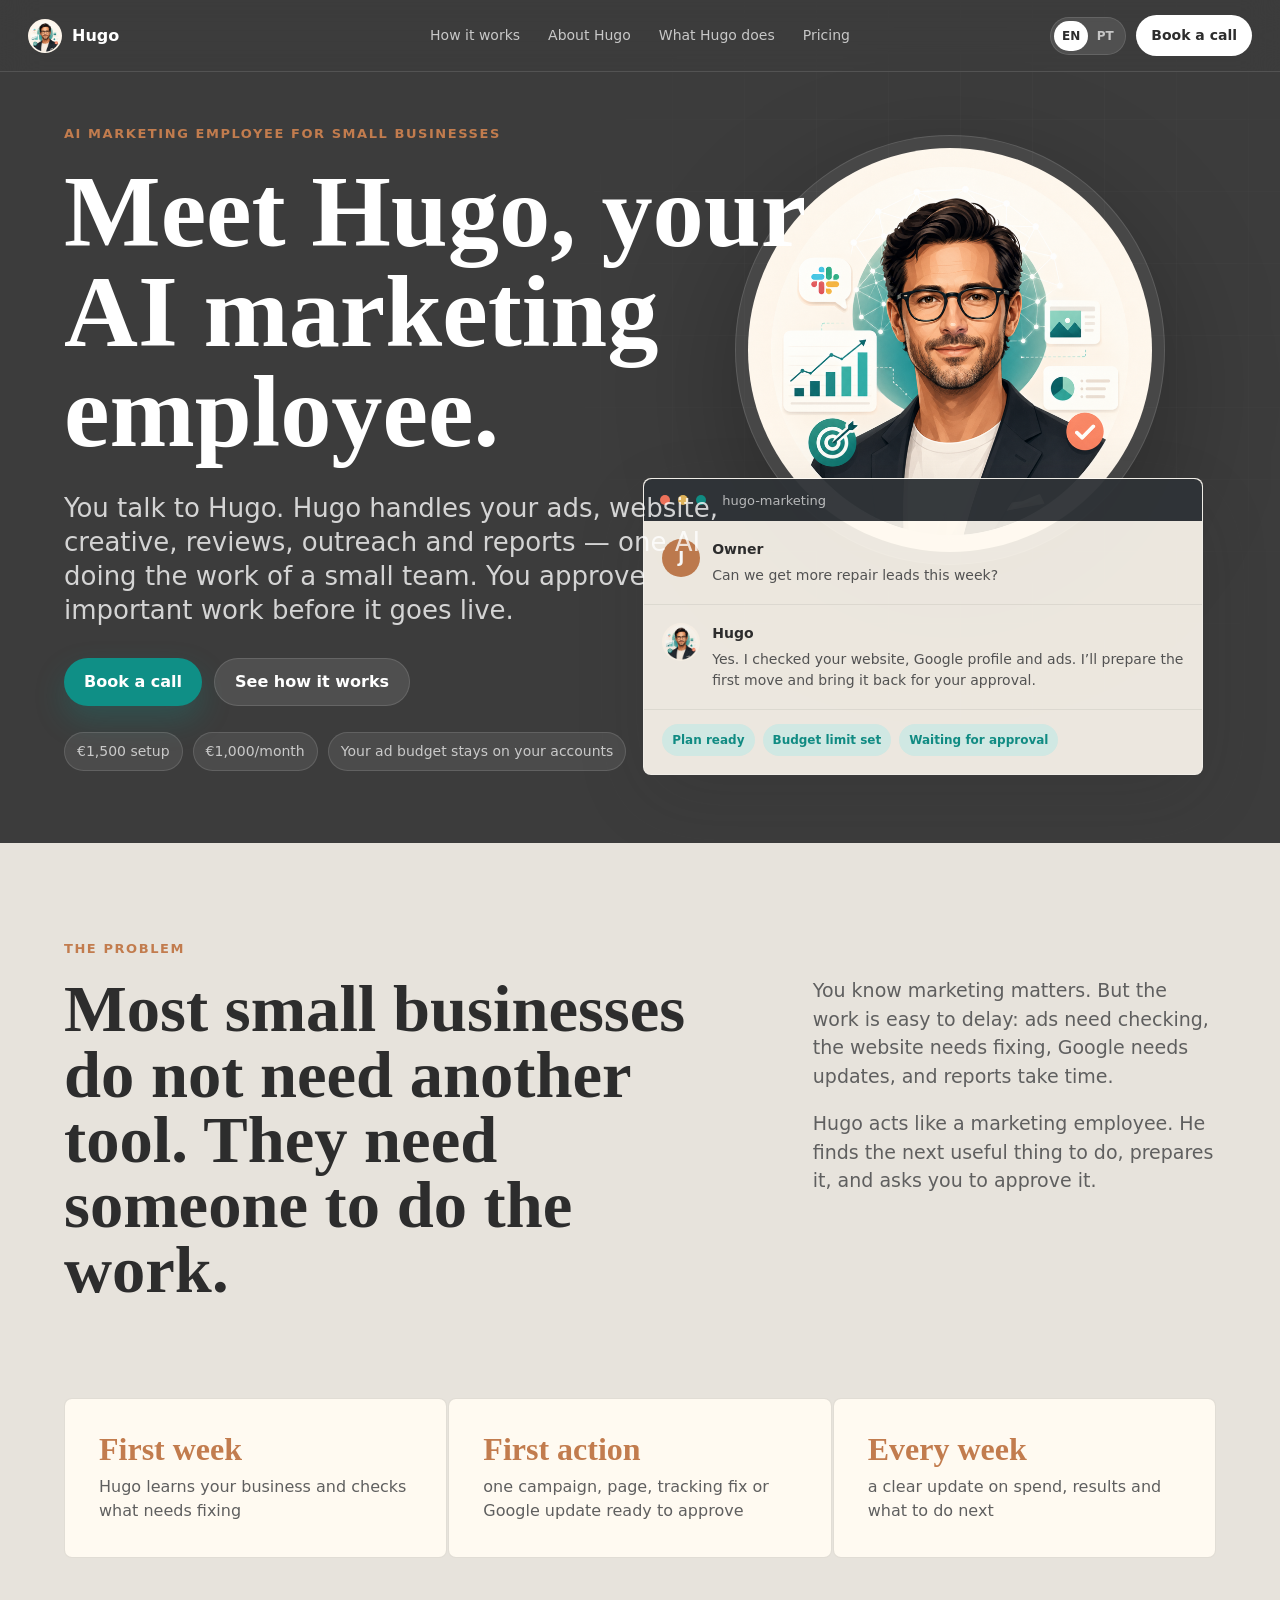
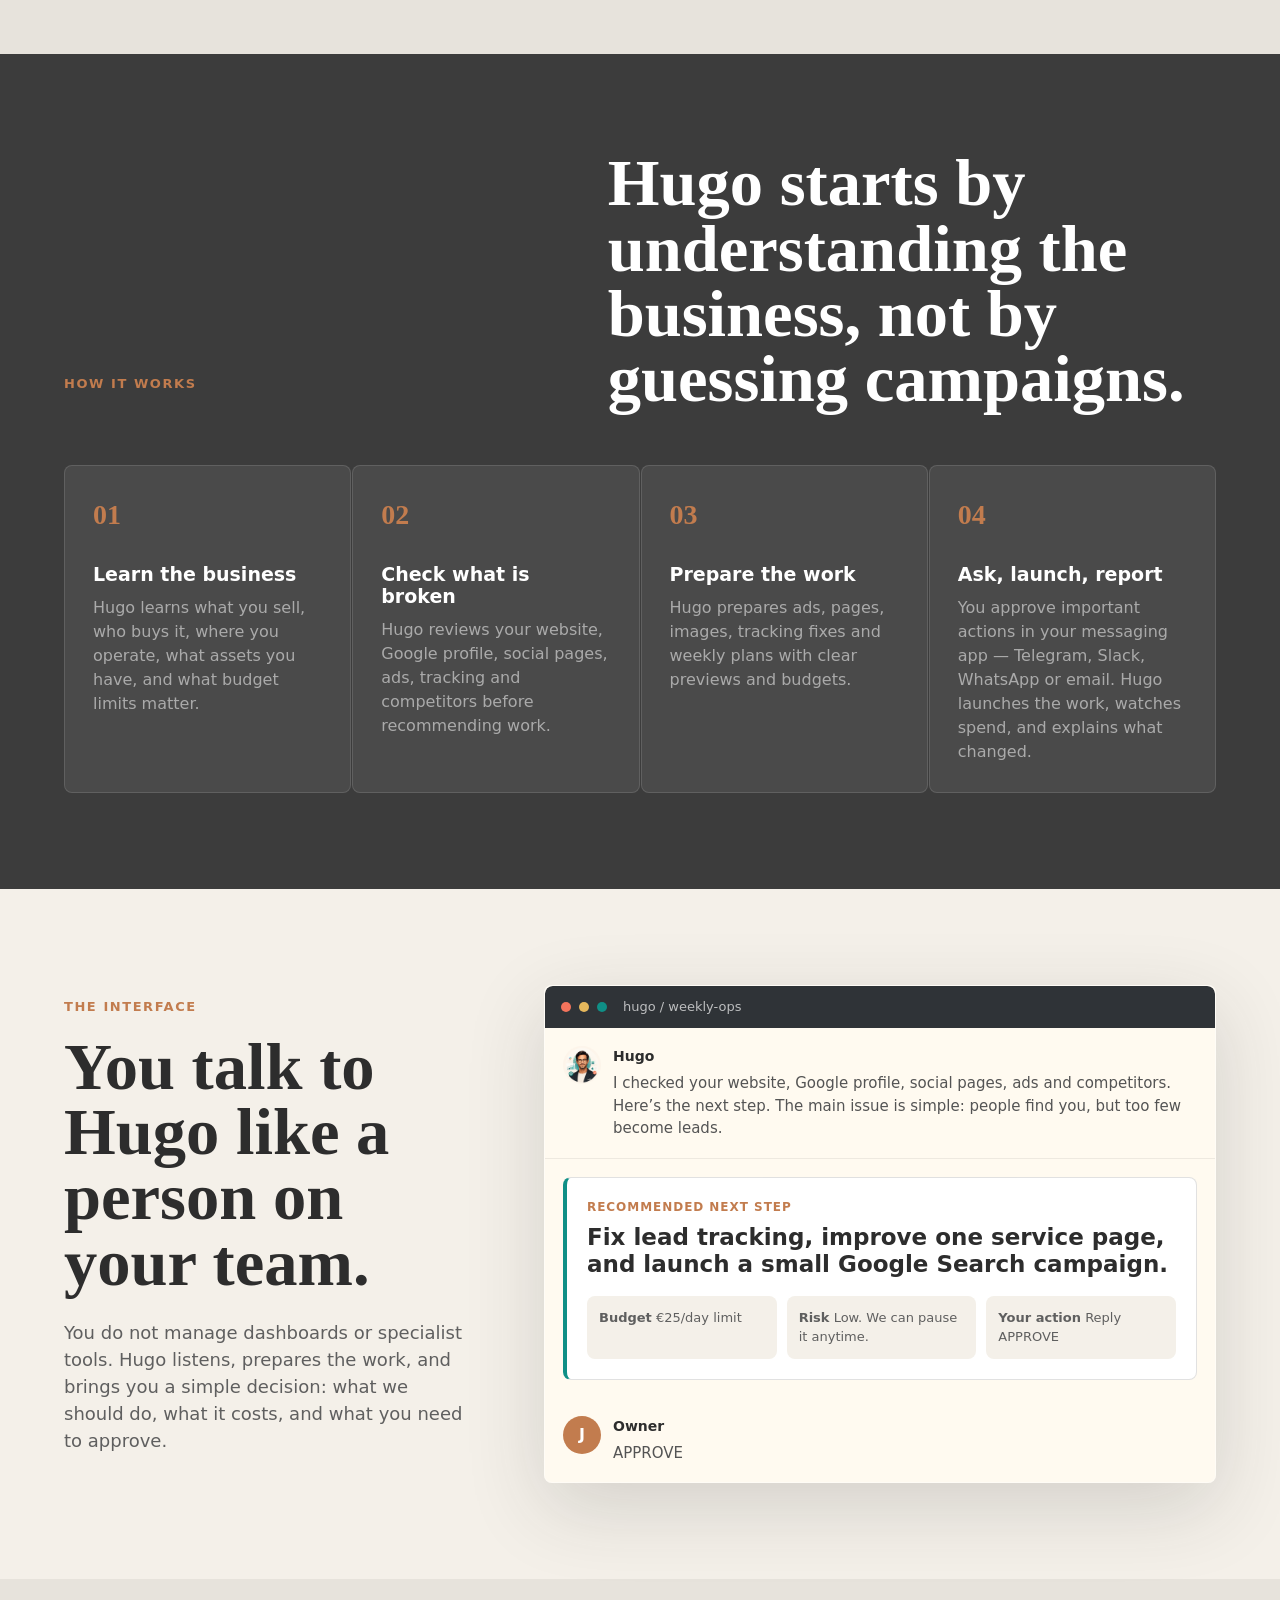
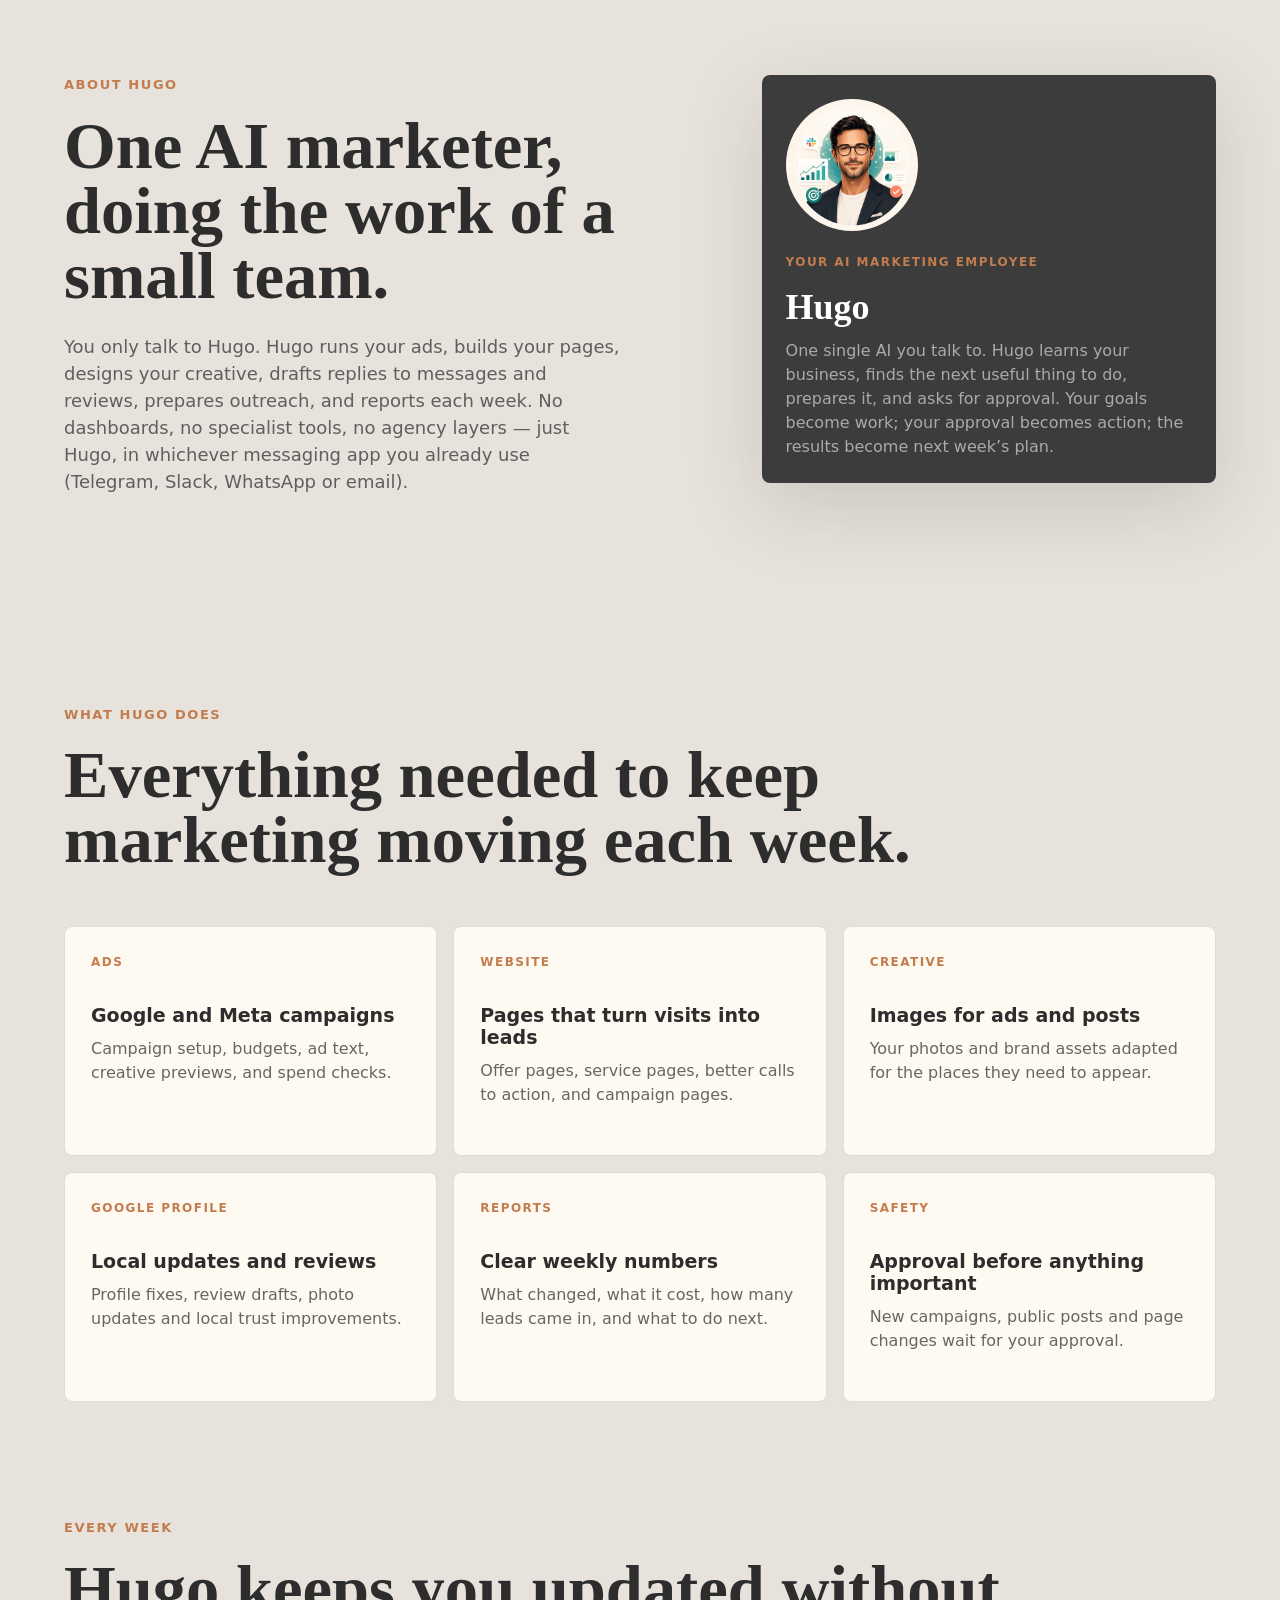
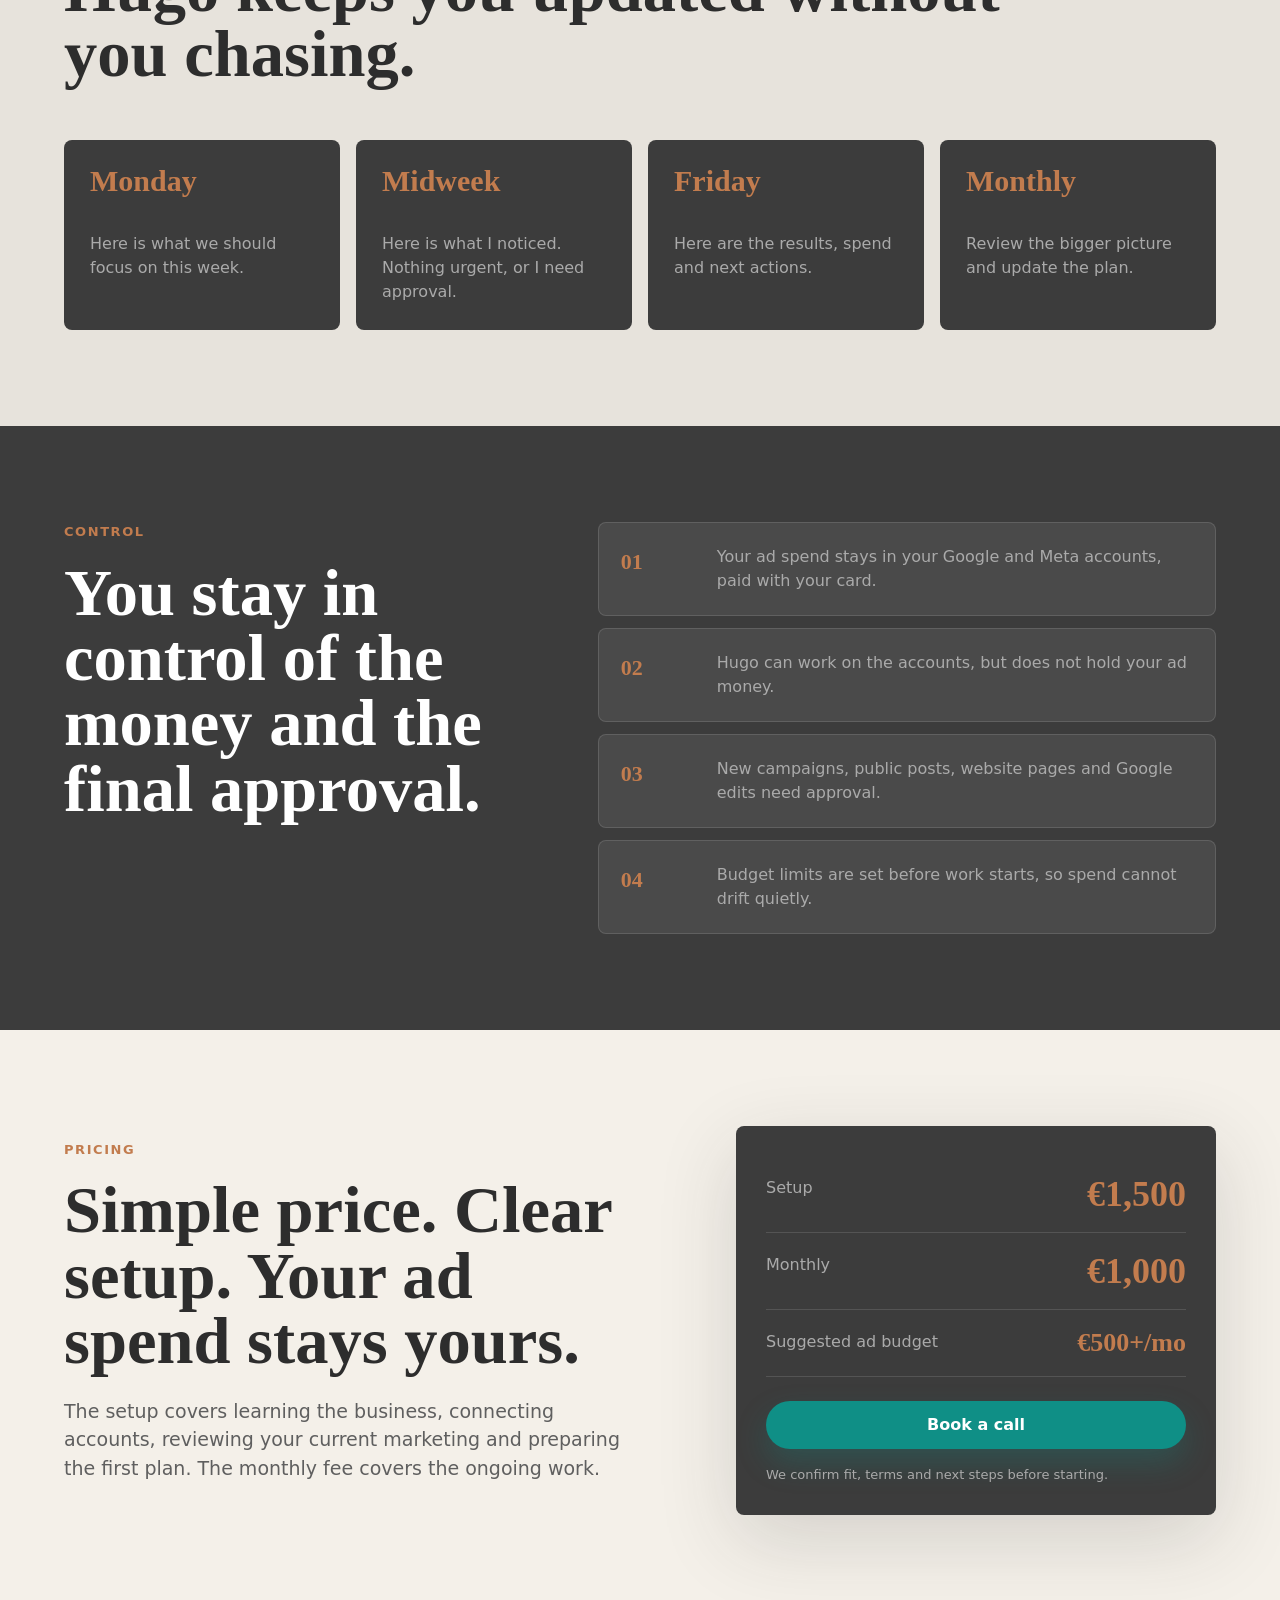
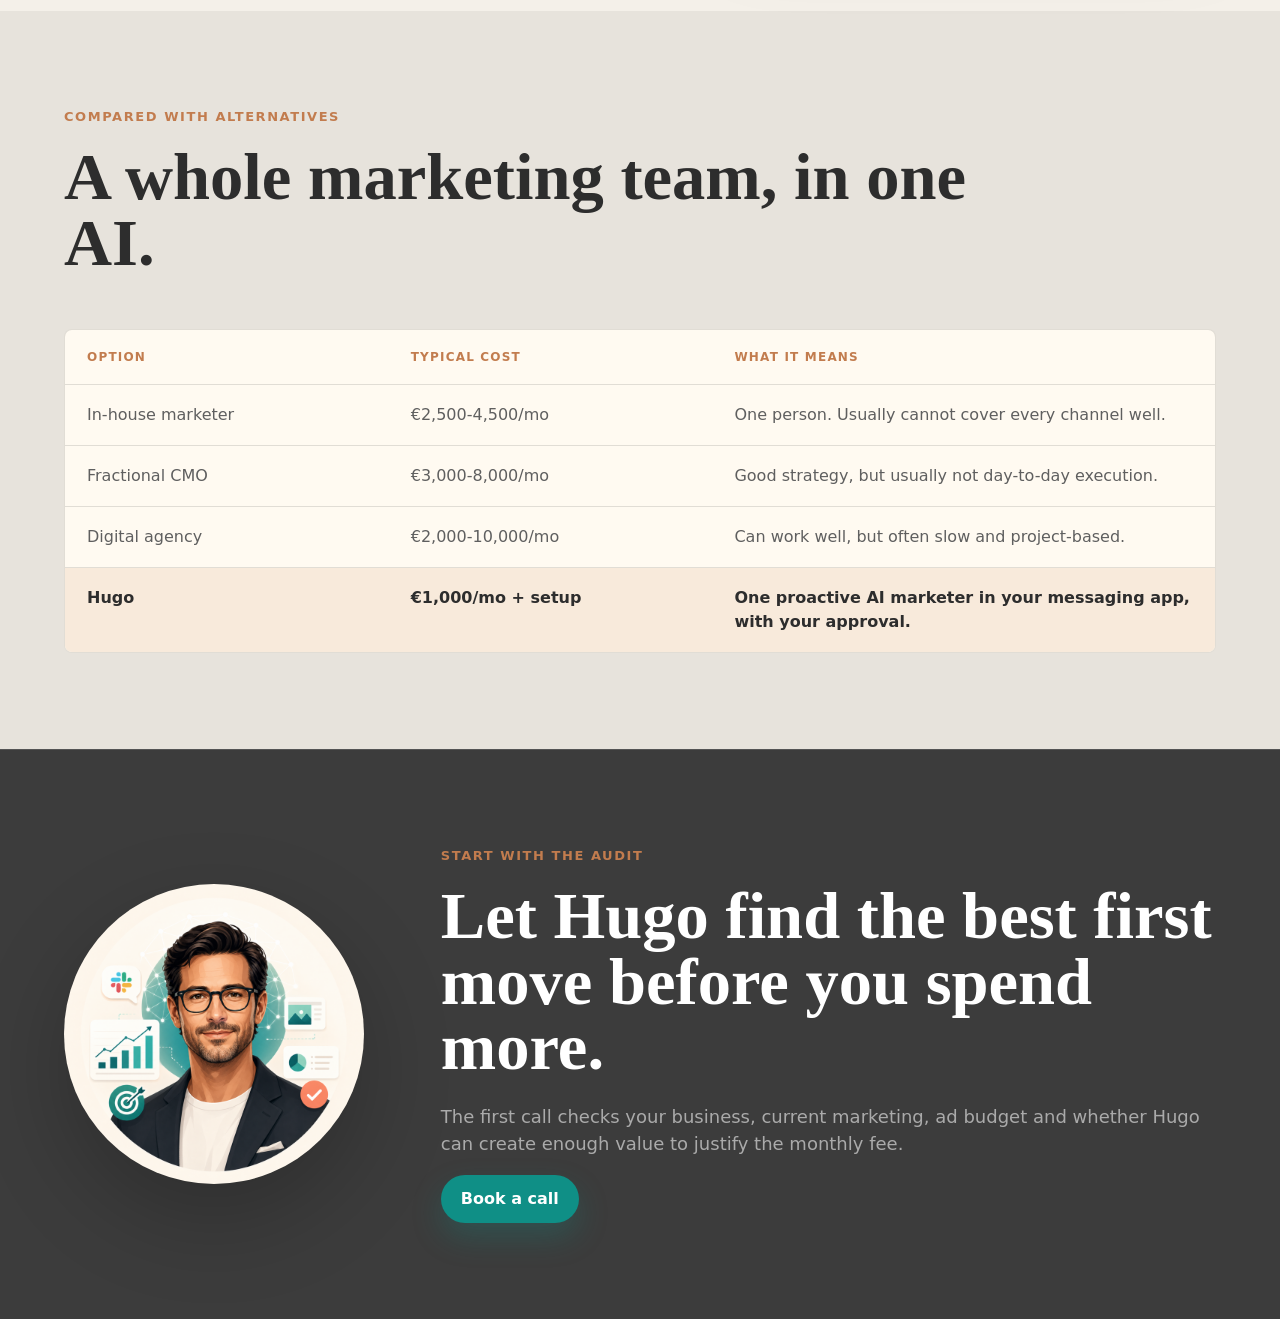
<file: index.html>
<!doctype html>
<html lang="en">
  <head>
    <meta charset="utf-8" />
    <meta name="viewport" content="width=device-width, initial-scale=1" />
    <title>Hugo — Your AI Marketing Employee</title>
    <meta
      name="description"
      content="Hugo is an AI marketing employee for small businesses. You talk to Hugo in Telegram, Slack, WhatsApp or email — whichever messaging tool you already use. One AI handles your ads, website, creative, reviews, outreach and reports. You approve what matters."
    />
    <link rel="preload" href="assets/brand/hugos-avatar.png" as="image" />
    <link rel="stylesheet" href="./styles.css" />
  </head>
  <body>
    <header class="site-header" aria-label="Primary navigation">
      <a class="brand" href="#top" aria-label="Hugo home">
        <img src="assets/brand/hugos-avatar.png" alt="" />
        <span>Hugo</span>
      </a>
      <nav class="nav-links" aria-label="Sections">
        <a href="#how">How it works</a>
        <a href="#team">About Hugo</a>
        <a href="#work">What Hugo does</a>
        <a href="#pricing">Pricing</a>
      </nav>
      <div class="header-actions">
        <div class="language-switch" aria-label="Language switcher">
          <a class="active" href="./index.html" aria-current="page">EN</a>
          <a href="./pt.html">PT</a>
        </div>
        <a class="nav-cta" href="mailto:jccosta94@gmail.com?subject=Hugo%20discovery%20call">Book a call</a>
      </div>
    </header>

    <main id="top">
      <section class="hero section-dark">
        <div class="hero-scene" aria-hidden="true">
          <div class="halo-grid"></div>
          <div class="avatar-orbit">
            <img src="assets/brand/hugos-avatar.png" alt="" />
          </div>
          <div class="slack-window hero-window">
            <div class="window-top">
              <span></span>
              <span></span>
              <span></span>
              <p>hugo-marketing</p>
            </div>
            <div class="message owner">
              <div class="message-avatar">J</div>
              <div>
                <strong>Owner</strong>
                <p>Can we get more repair leads this week?</p>
              </div>
            </div>
            <div class="message hugo">
              <img src="assets/brand/hugos-avatar.png" alt="" />
              <div>
                <strong>Hugo</strong>
                <p>Yes. I checked your website, Google profile and ads. I’ll prepare the first move and bring it back for your approval.</p>
              </div>
            </div>
            <div class="approval-strip">
              <span>Plan ready</span>
              <span>Budget limit set</span>
              <span>Waiting for approval</span>
            </div>
          </div>
        </div>

        <div class="hero-content">
          <p class="eyebrow">AI marketing employee for small businesses</p>
          <h1>Meet Hugo, your AI marketing employee.</h1>
          <p class="hero-copy">
            You talk to Hugo. Hugo handles your ads, website, creative, reviews, outreach and reports — one AI doing the work of a small team. You approve important work before it goes live.
          </p>
          <div class="hero-actions">
            <a class="button button-primary" href="mailto:jccosta94@gmail.com?subject=Hugo%20discovery%20call">
              Book a call
            </a>
            <a class="button button-secondary" href="#how">See how it works</a>
          </div>
          <div class="price-note">
            <span>€1,500 setup</span>
            <span>€1,000/month</span>
            <span>Your ad budget stays on your accounts</span>
          </div>
        </div>
      </section>

      <section class="section intro">
        <div class="section-kicker">The problem</div>
        <div class="intro-grid">
          <h2>Most small businesses do not need another tool. They need someone to do the work.</h2>
          <div class="intro-copy">
            <p>
              You know marketing matters. But the work is easy to delay: ads need checking, the website needs fixing, Google needs updates, and reports take time.
            </p>
            <p>
              Hugo acts like a marketing employee. He finds the next useful thing to do, prepares it, and asks you to approve it.
            </p>
          </div>
        </div>
      </section>

      <section class="section proof-band">
        <div class="proof-item">
          <strong>First week</strong>
          <span>Hugo learns your business and checks what needs fixing</span>
        </div>
        <div class="proof-item">
          <strong>First action</strong>
          <span>one campaign, page, tracking fix or Google update ready to approve</span>
        </div>
        <div class="proof-item">
          <strong>Every week</strong>
          <span>a clear update on spend, results and what to do next</span>
        </div>
      </section>

      <section class="section section-dark product-showcase" id="how">
        <div class="section-heading">
          <p class="eyebrow">How it works</p>
          <h2>Hugo starts by understanding the business, not by guessing campaigns.</h2>
        </div>

        <div class="loop">
          <article>
            <span>01</span>
            <h3>Learn the business</h3>
            <p>Hugo learns what you sell, who buys it, where you operate, what assets you have, and what budget limits matter.</p>
          </article>
          <article>
            <span>02</span>
            <h3>Check what is broken</h3>
            <p>Hugo reviews your website, Google profile, social pages, ads, tracking and competitors before recommending work.</p>
          </article>
          <article>
            <span>03</span>
            <h3>Prepare the work</h3>
            <p>Hugo prepares ads, pages, images, tracking fixes and weekly plans with clear previews and budgets.</p>
          </article>
          <article>
            <span>04</span>
            <h3>Ask, launch, report</h3>
            <p>You approve important actions in your messaging app — Telegram, Slack, WhatsApp or email. Hugo launches the work, watches spend, and explains what changed.</p>
          </article>
        </div>
      </section>

      <section class="section slack-section">
        <div class="slack-copy">
          <p class="section-kicker">The interface</p>
          <h2>You talk to Hugo like a person on your team.</h2>
          <p>
            You do not manage dashboards or specialist tools. Hugo listens, prepares the work, and brings you a simple decision: what we should do, what it costs, and what you need to approve.
          </p>
        </div>
        <div class="slack-window large-window">
          <div class="window-top">
            <span></span>
            <span></span>
            <span></span>
            <p>hugo / weekly-ops</p>
          </div>
          <div class="message hugo">
            <img src="assets/brand/hugos-avatar.png" alt="" />
            <div>
              <strong>Hugo</strong>
              <p>I checked your website, Google profile, social pages, ads and competitors. Here’s the next step. The main issue is simple: people find you, but too few become leads.</p>
            </div>
          </div>
          <div class="proposal">
            <div>
              <span>Recommended next step</span>
              <strong>Fix lead tracking, improve one service page, and launch a small Google Search campaign.</strong>
            </div>
            <div class="proposal-meta">
              <p><b>Budget</b> €25/day limit</p>
              <p><b>Risk</b> Low. We can pause it anytime.</p>
              <p><b>Your action</b> Reply APPROVE</p>
            </div>
          </div>
          <div class="message owner compact">
            <div class="message-avatar">J</div>
            <div>
              <strong>Owner</strong>
              <p>APPROVE</p>
            </div>
          </div>
        </div>
      </section>

      <section class="section team-section" id="team">
        <div class="team-lead">
          <p class="section-kicker">About Hugo</p>
          <h2>One AI marketer, doing the work of a small team.</h2>
          <p>
            You only talk to Hugo. Hugo runs your ads, builds your pages, designs your creative, drafts replies to messages and reviews, prepares outreach, and reports each week. No dashboards, no specialist tools, no agency layers — just Hugo, in whichever messaging app you already use (Telegram, Slack, WhatsApp or email).
          </p>
        </div>
        <div class="director-card">
          <img src="assets/brand/hugos-avatar.png" alt="Hugo avatar" />
          <div>
            <span>Your AI marketing employee</span>
            <h3>Hugo</h3>
            <p>One single AI you talk to. Hugo learns your business, finds the next useful thing to do, prepares it, and asks for approval. Your goals become work; your approval becomes action; the results become next week’s plan.</p>
          </div>
        </div>
      </section>

      <section class="section" id="work">
        <div class="section-heading on-light">
          <p class="section-kicker">What Hugo does</p>
          <h2>Everything needed to keep marketing moving each week.</h2>
        </div>
        <div class="work-grid">
          <article>
            <span>Ads</span>
            <h3>Google and Meta campaigns</h3>
            <p>Campaign setup, budgets, ad text, creative previews, and spend checks.</p>
          </article>
          <article>
            <span>Website</span>
            <h3>Pages that turn visits into leads</h3>
            <p>Offer pages, service pages, better calls to action, and campaign pages.</p>
          </article>
          <article>
            <span>Creative</span>
            <h3>Images for ads and posts</h3>
            <p>Your photos and brand assets adapted for the places they need to appear.</p>
          </article>
          <article>
            <span>Google profile</span>
            <h3>Local updates and reviews</h3>
            <p>Profile fixes, review drafts, photo updates and local trust improvements.</p>
          </article>
          <article>
            <span>Reports</span>
            <h3>Clear weekly numbers</h3>
            <p>What changed, what it cost, how many leads came in, and what to do next.</p>
          </article>
          <article>
            <span>Safety</span>
            <h3>Approval before anything important</h3>
            <p>New campaigns, public posts and page changes wait for your approval.</p>
          </article>
        </div>
      </section>

      <section class="section rhythm">
        <div class="section-heading on-light">
          <p class="section-kicker">Every week</p>
          <h2>Hugo keeps you updated without you chasing.</h2>
        </div>
        <div class="rhythm-grid">
          <div>
            <strong>Monday</strong>
            <p>Here is what we should focus on this week.</p>
          </div>
          <div>
            <strong>Midweek</strong>
            <p>Here is what I noticed. Nothing urgent, or I need approval.</p>
          </div>
          <div>
            <strong>Friday</strong>
            <p>Here are the results, spend and next actions.</p>
          </div>
          <div>
            <strong>Monthly</strong>
            <p>Review the bigger picture and update the plan.</p>
          </div>
        </div>
      </section>

      <section class="section section-dark control-section">
        <div>
          <p class="eyebrow">Control</p>
          <h2>You stay in control of the money and the final approval.</h2>
        </div>
        <div class="control-list">
          <div>
            <span>01</span>
            <p>Your ad spend stays in your Google and Meta accounts, paid with your card.</p>
          </div>
          <div>
            <span>02</span>
            <p>Hugo can work on the accounts, but does not hold your ad money.</p>
          </div>
          <div>
            <span>03</span>
            <p>New campaigns, public posts, website pages and Google edits need approval.</p>
          </div>
          <div>
            <span>04</span>
            <p>Budget limits are set before work starts, so spend cannot drift quietly.</p>
          </div>
        </div>
      </section>

      <section class="section pricing" id="pricing">
        <div class="pricing-main">
          <p class="section-kicker">Pricing</p>
          <h2>Simple price. Clear setup. Your ad spend stays yours.</h2>
          <p>
            The setup covers learning the business, connecting accounts, reviewing your current marketing and preparing the first plan. The monthly fee covers the ongoing work.
          </p>
        </div>
        <div class="pricing-card">
          <div class="price-row">
            <span>Setup</span>
            <strong>€1,500</strong>
          </div>
          <div class="price-row">
            <span>Monthly</span>
            <strong>€1,000</strong>
          </div>
          <div class="price-row quiet">
            <span>Suggested ad budget</span>
            <strong>€500+/mo</strong>
          </div>
          <a class="button button-primary wide" href="mailto:jccosta94@gmail.com?subject=Hugo%20discovery%20call">Book a call</a>
          <p class="small-note">We confirm fit, terms and next steps before starting.</p>
        </div>
      </section>

      <section class="section comparison">
        <div class="section-heading on-light">
          <p class="section-kicker">Compared with alternatives</p>
          <h2>A whole marketing team, in one AI.</h2>
        </div>
        <div class="compare-table" role="table" aria-label="Marketing alternatives comparison">
          <div role="row">
            <strong role="columnheader">Option</strong>
            <strong role="columnheader">Typical cost</strong>
            <strong role="columnheader">What it means</strong>
          </div>
          <div role="row">
            <span>In-house marketer</span>
            <span>€2,500-4,500/mo</span>
            <span>One person. Usually cannot cover every channel well.</span>
          </div>
          <div role="row">
            <span>Fractional CMO</span>
            <span>€3,000-8,000/mo</span>
            <span>Good strategy, but usually not day-to-day execution.</span>
          </div>
          <div role="row">
            <span>Digital agency</span>
            <span>€2,000-10,000/mo</span>
            <span>Can work well, but often slow and project-based.</span>
          </div>
          <div role="row" class="highlight-row">
            <span>Hugo</span>
            <span>€1,000/mo + setup</span>
            <span>One proactive AI marketer in your messaging app, with your approval.</span>
          </div>
        </div>
      </section>

      <section class="section final-cta section-dark">
        <img src="assets/brand/hugos-avatar.png" alt="Hugo avatar" />
        <div>
          <p class="eyebrow">Start with the audit</p>
          <h2>Let Hugo find the best first move before you spend more.</h2>
          <p>
            The first call checks your business, current marketing, ad budget and whether Hugo can create enough value to justify the monthly fee.
          </p>
          <a class="button button-primary" href="mailto:jccosta94@gmail.com?subject=Hugo%20discovery%20call">Book a call</a>
        </div>
      </section>
    </main>
  </body>
</html>
</file>
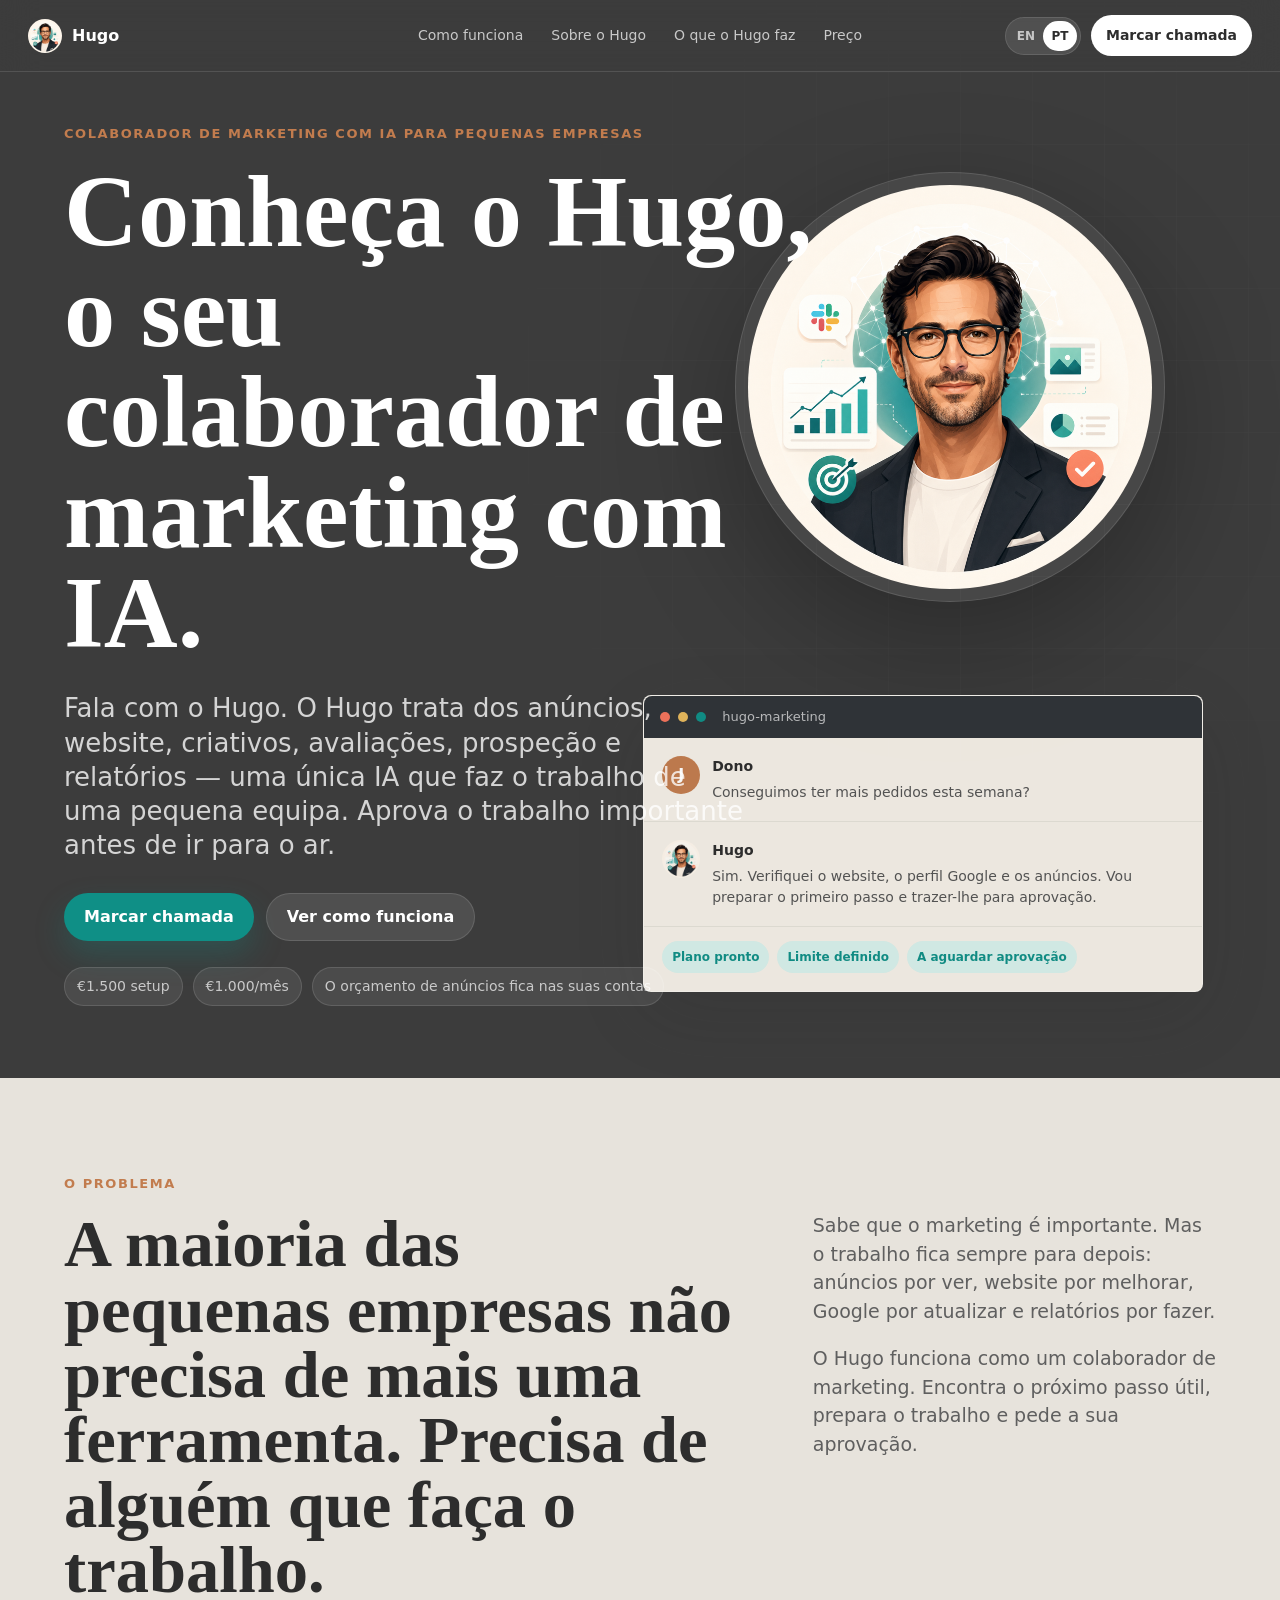
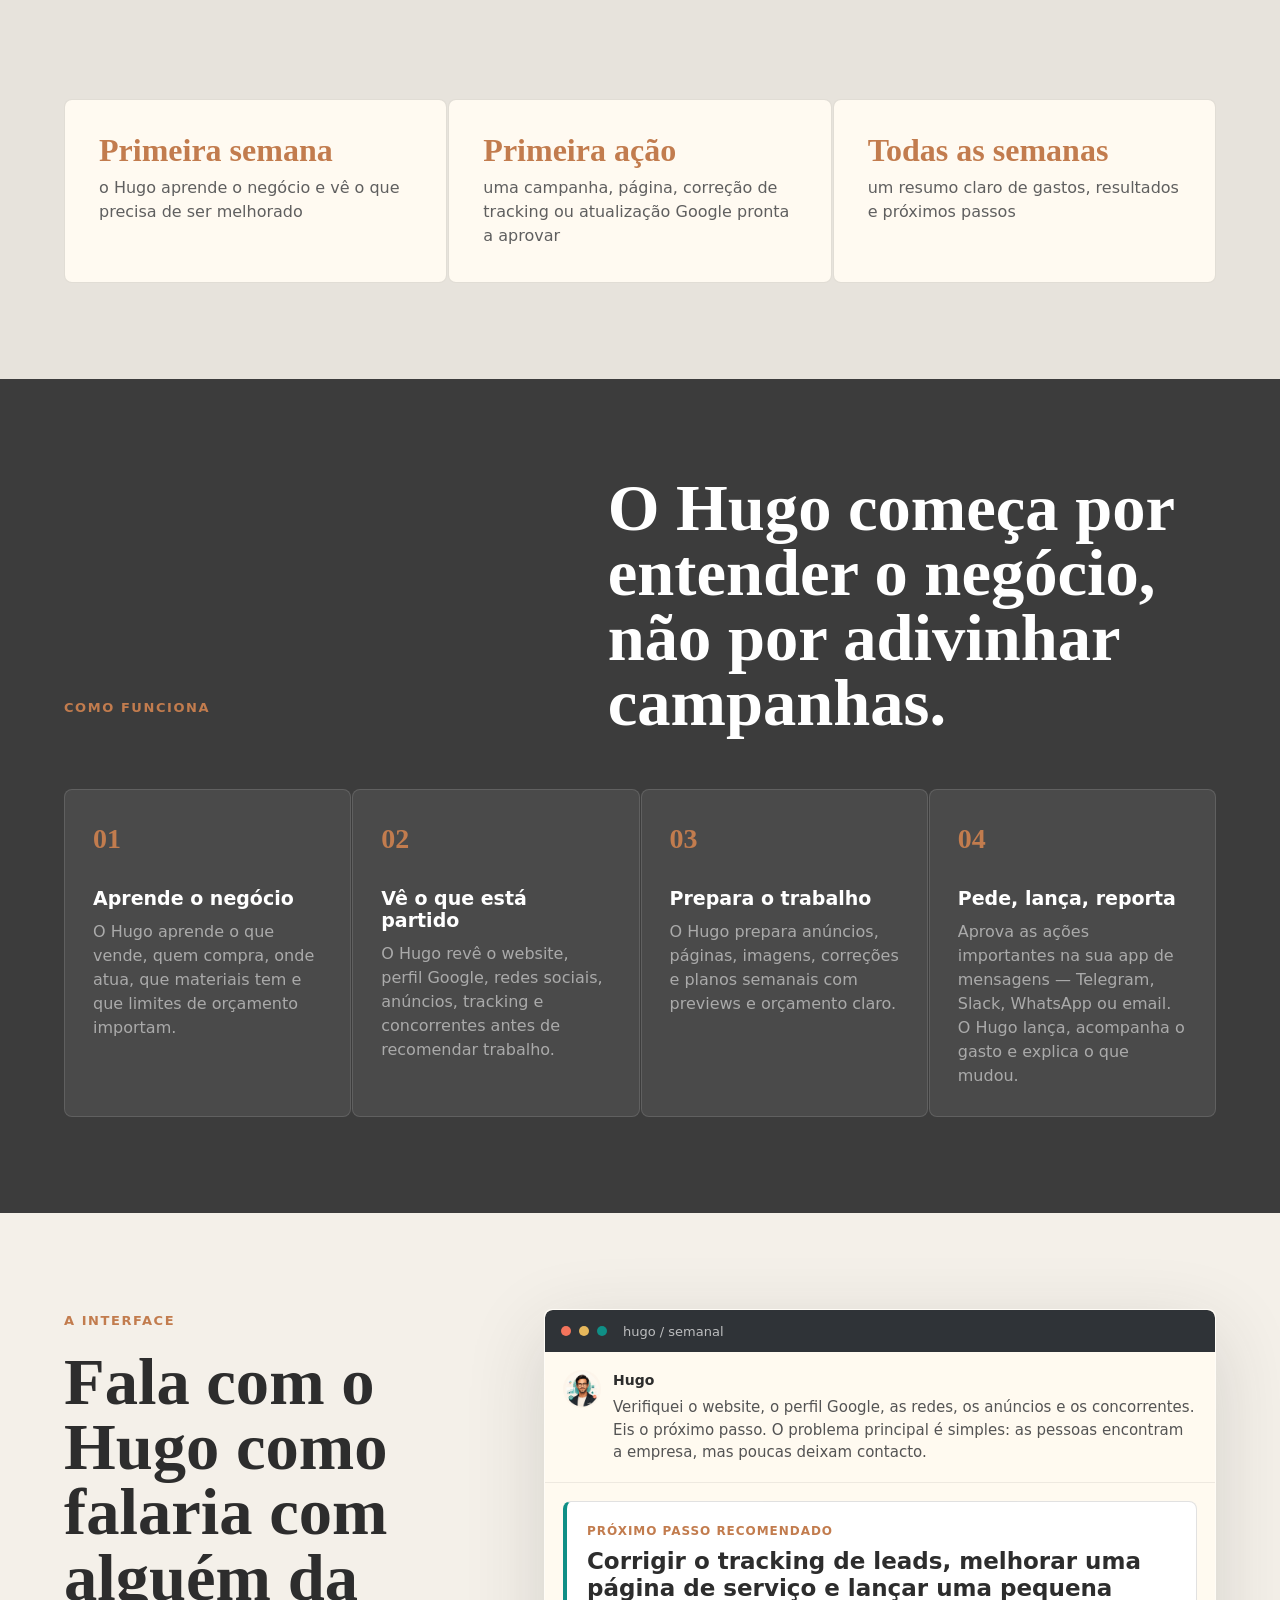
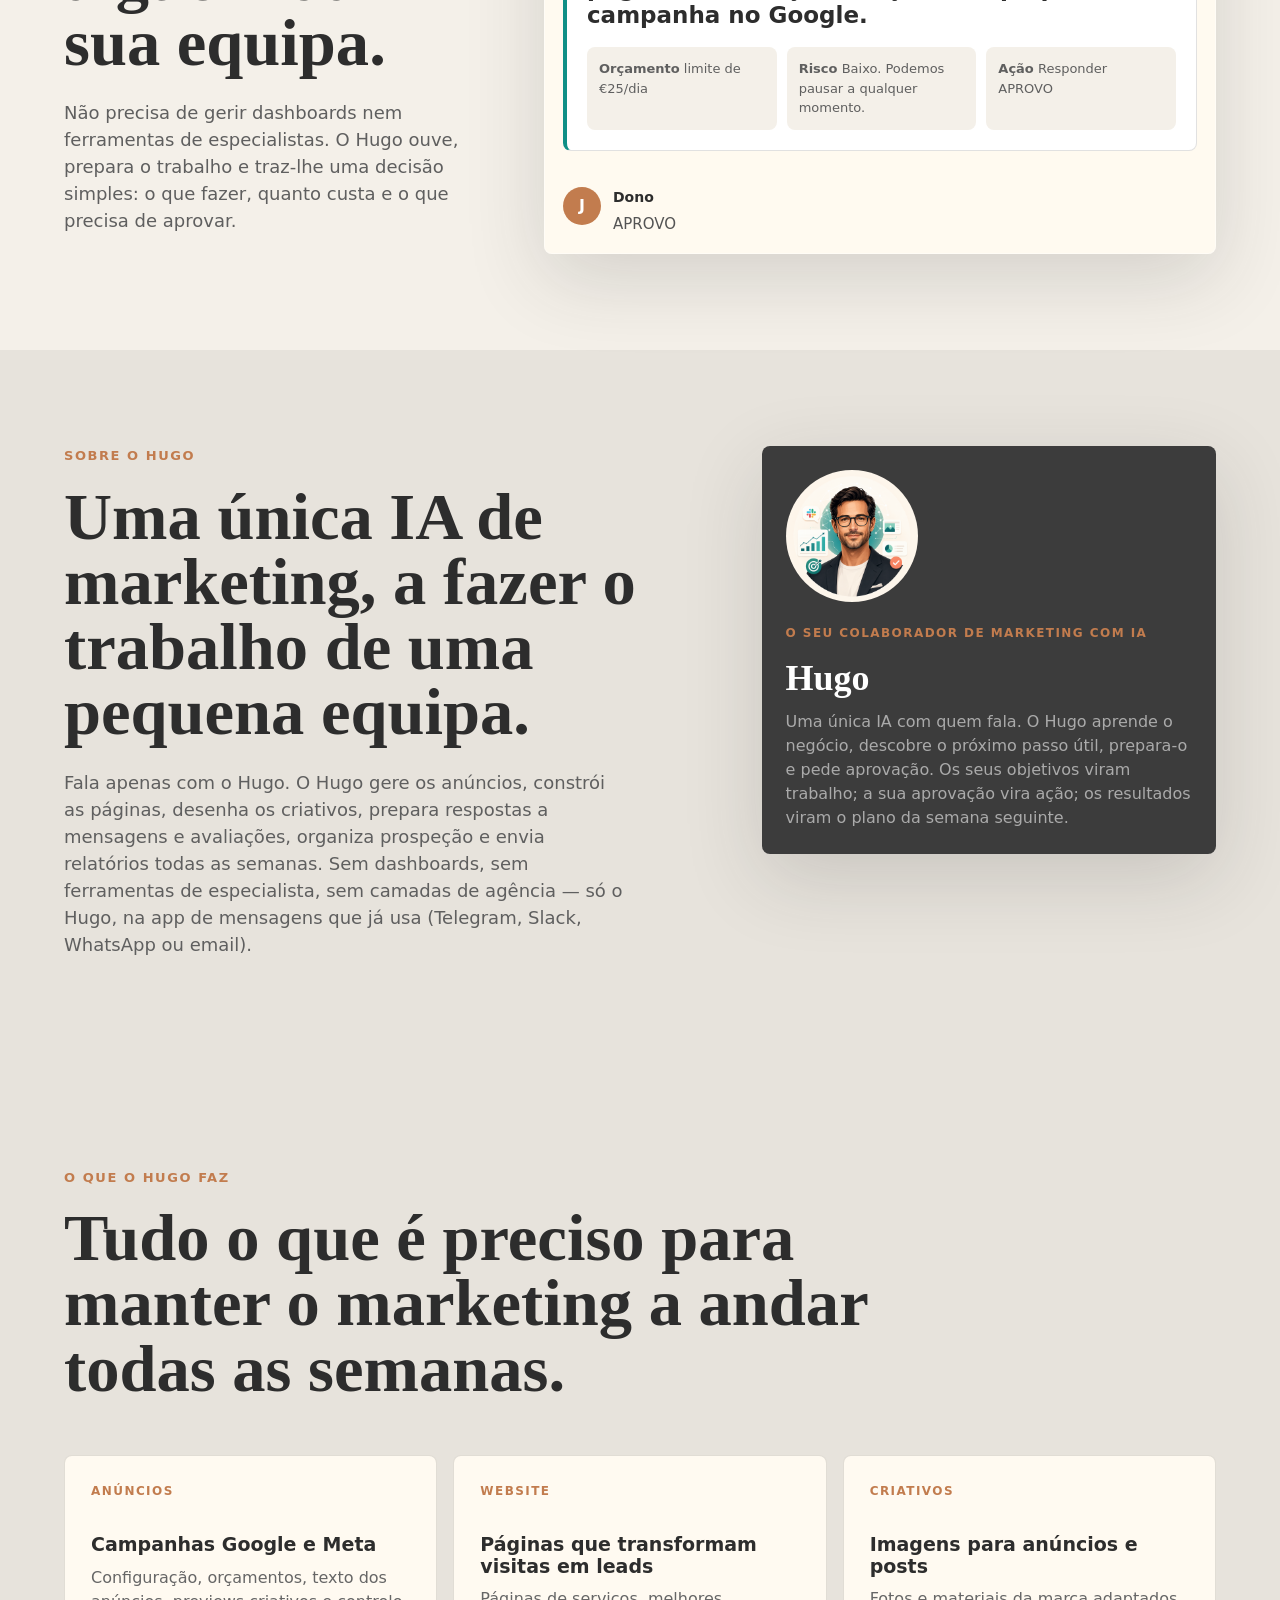
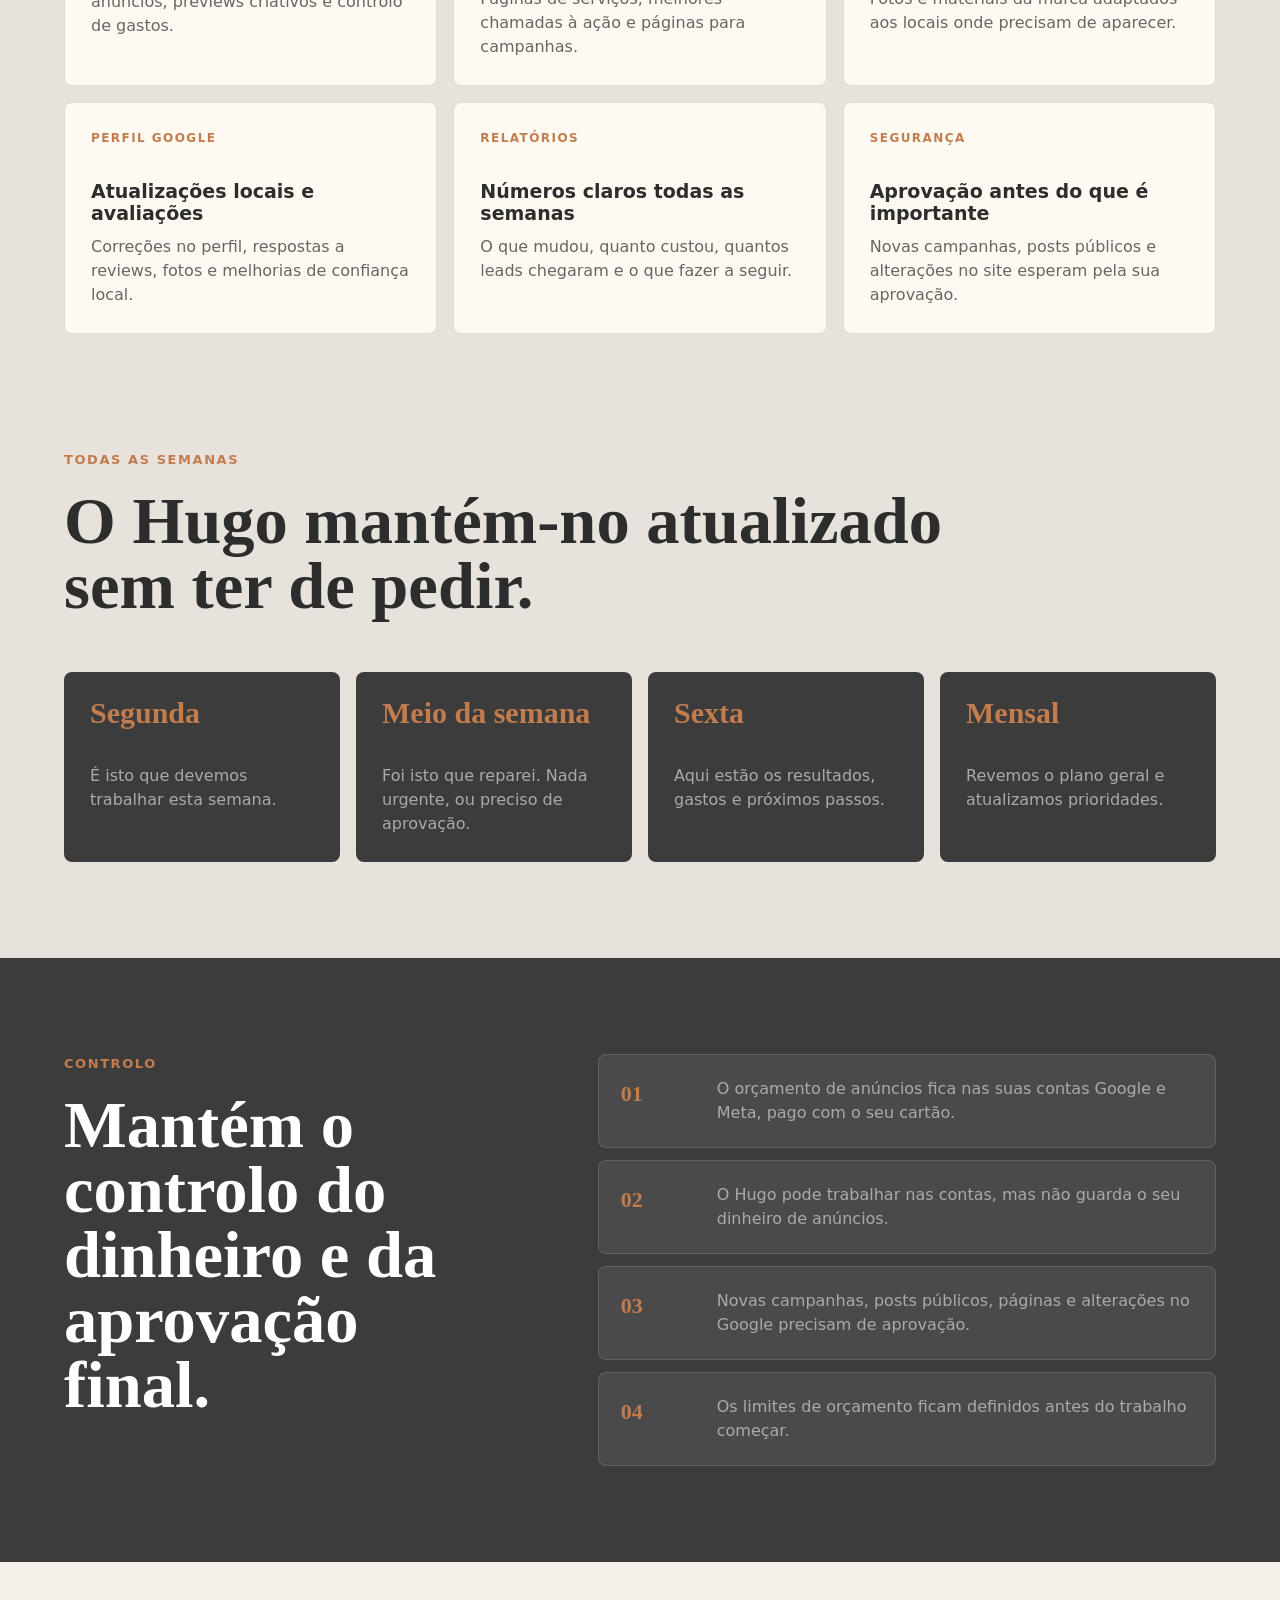
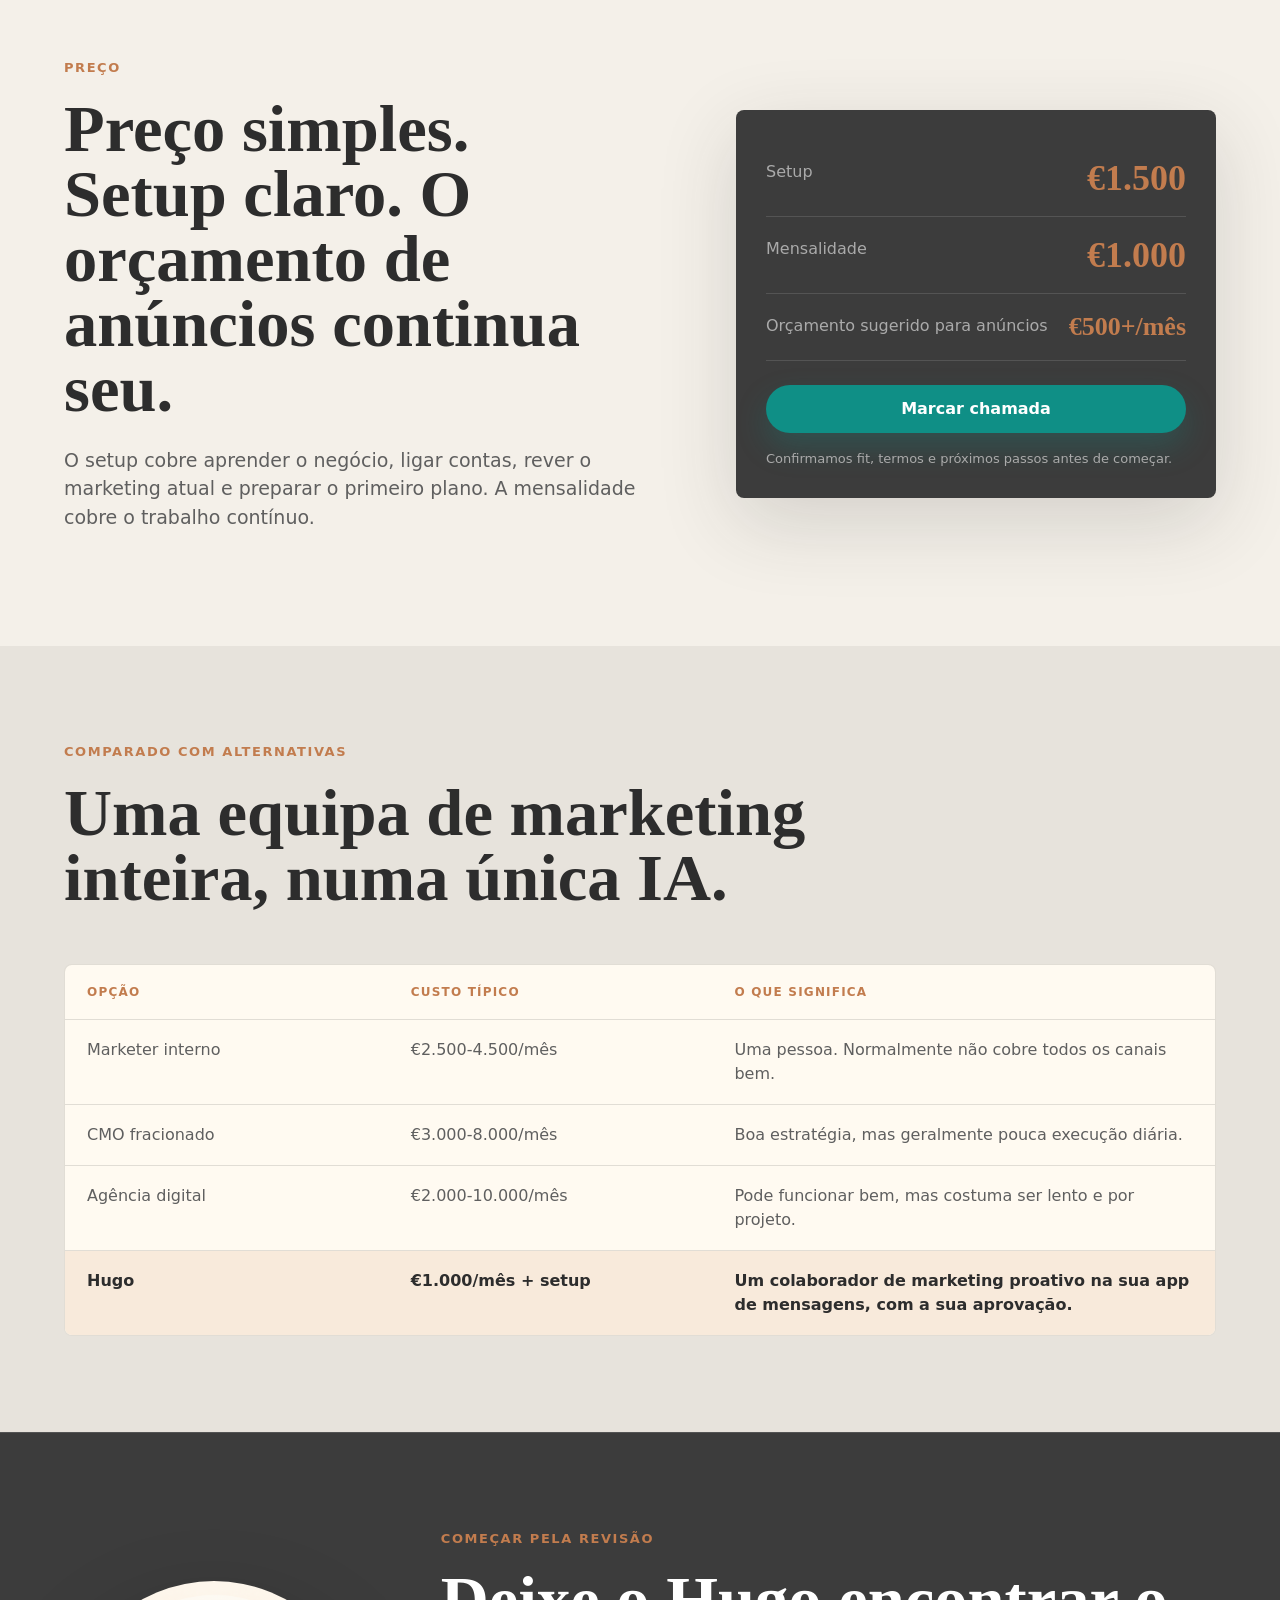
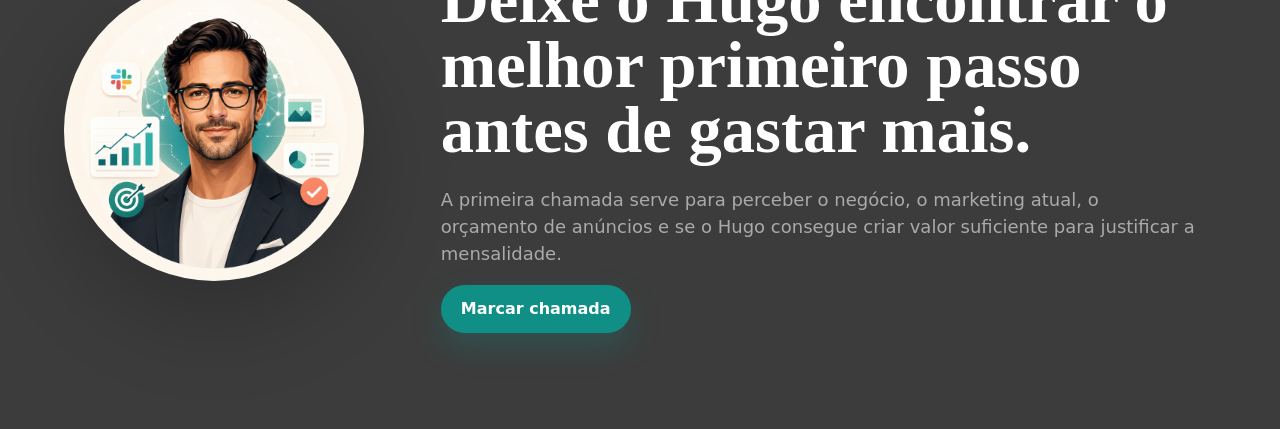
<file: pt.html>
<!doctype html>
<html lang="pt-PT">
  <head>
    <meta charset="utf-8" />
    <meta name="viewport" content="width=device-width, initial-scale=1" />
    <title>Hugo — O seu colaborador de marketing com IA</title>
    <meta
      name="description"
      content="O Hugo é um colaborador de marketing com IA para pequenas empresas. Fala com o Hugo no Telegram, Slack, WhatsApp ou email — a app de mensagens que já usa. Uma única IA trata dos anúncios, website, criativos, avaliações, prospeção e relatórios. Aprova o que importa."
    />
    <link rel="preload" href="assets/brand/hugos-avatar.png" as="image" />
    <link rel="stylesheet" href="./styles.css" />
  </head>
  <body>
    <header class="site-header" aria-label="Navegação principal">
      <a class="brand" href="#top" aria-label="Hugo início">
        <img src="assets/brand/hugos-avatar.png" alt="" />
        <span>Hugo</span>
      </a>
      <nav class="nav-links" aria-label="Secções">
        <a href="#how">Como funciona</a>
        <a href="#team">Sobre o Hugo</a>
        <a href="#work">O que o Hugo faz</a>
        <a href="#pricing">Preço</a>
      </nav>
      <div class="header-actions">
        <div class="language-switch" aria-label="Escolher idioma">
          <a href="./index.html">EN</a>
          <a class="active" href="./pt.html" aria-current="page">PT</a>
        </div>
        <a class="nav-cta" href="mailto:jccosta94@gmail.com?subject=Hugo%20chamada%20de%20descoberta">Marcar chamada</a>
      </div>
    </header>

    <main id="top">
      <section class="hero section-dark">
        <div class="hero-scene" aria-hidden="true">
          <div class="halo-grid"></div>
          <div class="avatar-orbit">
            <img src="assets/brand/hugos-avatar.png" alt="" />
          </div>
          <div class="slack-window hero-window">
            <div class="window-top">
              <span></span>
              <span></span>
              <span></span>
              <p>hugo-marketing</p>
            </div>
            <div class="message owner">
              <div class="message-avatar">J</div>
              <div>
                <strong>Dono</strong>
                <p>Conseguimos ter mais pedidos esta semana?</p>
              </div>
            </div>
            <div class="message hugo">
              <img src="assets/brand/hugos-avatar.png" alt="" />
              <div>
                <strong>Hugo</strong>
                <p>Sim. Verifiquei o website, o perfil Google e os anúncios. Vou preparar o primeiro passo e trazer-lhe para aprovação.</p>
              </div>
            </div>
            <div class="approval-strip">
              <span>Plano pronto</span>
              <span>Limite definido</span>
              <span>A aguardar aprovação</span>
            </div>
          </div>
        </div>

        <div class="hero-content">
          <p class="eyebrow">Colaborador de marketing com IA para pequenas empresas</p>
          <h1>Conheça o Hugo, o seu colaborador de marketing com IA.</h1>
          <p class="hero-copy">
            Fala com o Hugo. O Hugo trata dos anúncios, website, criativos, avaliações, prospeção e relatórios — uma única IA que faz o trabalho de uma pequena equipa. Aprova o trabalho importante antes de ir para o ar.
          </p>
          <div class="hero-actions">
            <a class="button button-primary" href="mailto:jccosta94@gmail.com?subject=Hugo%20chamada%20de%20descoberta">
              Marcar chamada
            </a>
            <a class="button button-secondary" href="#how">Ver como funciona</a>
          </div>
          <div class="price-note">
            <span>€1.500 setup</span>
            <span>€1.000/mês</span>
            <span>O orçamento de anúncios fica nas suas contas</span>
          </div>
        </div>
      </section>

      <section class="section intro">
        <div class="section-kicker">O problema</div>
        <div class="intro-grid">
          <h2>A maioria das pequenas empresas não precisa de mais uma ferramenta. Precisa de alguém que faça o trabalho.</h2>
          <div class="intro-copy">
            <p>
              Sabe que o marketing é importante. Mas o trabalho fica sempre para depois: anúncios por ver, website por melhorar, Google por atualizar e relatórios por fazer.
            </p>
            <p>
              O Hugo funciona como um colaborador de marketing. Encontra o próximo passo útil, prepara o trabalho e pede a sua aprovação.
            </p>
          </div>
        </div>
      </section>

      <section class="section proof-band">
        <div class="proof-item">
          <strong>Primeira semana</strong>
          <span>o Hugo aprende o negócio e vê o que precisa de ser melhorado</span>
        </div>
        <div class="proof-item">
          <strong>Primeira ação</strong>
          <span>uma campanha, página, correção de tracking ou atualização Google pronta a aprovar</span>
        </div>
        <div class="proof-item">
          <strong>Todas as semanas</strong>
          <span>um resumo claro de gastos, resultados e próximos passos</span>
        </div>
      </section>

      <section class="section section-dark product-showcase" id="how">
        <div class="section-heading">
          <p class="eyebrow">Como funciona</p>
          <h2>O Hugo começa por entender o negócio, não por adivinhar campanhas.</h2>
        </div>

        <div class="loop">
          <article>
            <span>01</span>
            <h3>Aprende o negócio</h3>
            <p>O Hugo aprende o que vende, quem compra, onde atua, que materiais tem e que limites de orçamento importam.</p>
          </article>
          <article>
            <span>02</span>
            <h3>Vê o que está partido</h3>
            <p>O Hugo revê o website, perfil Google, redes sociais, anúncios, tracking e concorrentes antes de recomendar trabalho.</p>
          </article>
          <article>
            <span>03</span>
            <h3>Prepara o trabalho</h3>
            <p>O Hugo prepara anúncios, páginas, imagens, correções e planos semanais com previews e orçamento claro.</p>
          </article>
          <article>
            <span>04</span>
            <h3>Pede, lança, reporta</h3>
            <p>Aprova as ações importantes na sua app de mensagens — Telegram, Slack, WhatsApp ou email. O Hugo lança, acompanha o gasto e explica o que mudou.</p>
          </article>
        </div>
      </section>

      <section class="section slack-section">
        <div class="slack-copy">
          <p class="section-kicker">A interface</p>
          <h2>Fala com o Hugo como falaria com alguém da sua equipa.</h2>
          <p>
            Não precisa de gerir dashboards nem ferramentas de especialistas. O Hugo ouve, prepara o trabalho e traz-lhe uma decisão simples: o que fazer, quanto custa e o que precisa de aprovar.
          </p>
        </div>
        <div class="slack-window large-window">
          <div class="window-top">
            <span></span>
            <span></span>
            <span></span>
            <p>hugo / semanal</p>
          </div>
          <div class="message hugo">
            <img src="assets/brand/hugos-avatar.png" alt="" />
            <div>
              <strong>Hugo</strong>
              <p>Verifiquei o website, o perfil Google, as redes, os anúncios e os concorrentes. Eis o próximo passo. O problema principal é simples: as pessoas encontram a empresa, mas poucas deixam contacto.</p>
            </div>
          </div>
          <div class="proposal">
            <div>
              <span>Próximo passo recomendado</span>
              <strong>Corrigir o tracking de leads, melhorar uma página de serviço e lançar uma pequena campanha no Google.</strong>
            </div>
            <div class="proposal-meta">
              <p><b>Orçamento</b> limite de €25/dia</p>
              <p><b>Risco</b> Baixo. Podemos pausar a qualquer momento.</p>
              <p><b>Ação</b> Responder APROVO</p>
            </div>
          </div>
          <div class="message owner compact">
            <div class="message-avatar">J</div>
            <div>
              <strong>Dono</strong>
              <p>APROVO</p>
            </div>
          </div>
        </div>
      </section>

      <section class="section team-section" id="team">
        <div class="team-lead">
          <p class="section-kicker">Sobre o Hugo</p>
          <h2>Uma única IA de marketing, a fazer o trabalho de uma pequena equipa.</h2>
          <p>
            Fala apenas com o Hugo. O Hugo gere os anúncios, constrói as páginas, desenha os criativos, prepara respostas a mensagens e avaliações, organiza prospeção e envia relatórios todas as semanas. Sem dashboards, sem ferramentas de especialista, sem camadas de agência — só o Hugo, na app de mensagens que já usa (Telegram, Slack, WhatsApp ou email).
          </p>
        </div>
        <div class="director-card">
          <img src="assets/brand/hugos-avatar.png" alt="Avatar do Hugo" />
          <div>
            <span>O seu colaborador de marketing com IA</span>
            <h3>Hugo</h3>
            <p>Uma única IA com quem fala. O Hugo aprende o negócio, descobre o próximo passo útil, prepara-o e pede aprovação. Os seus objetivos viram trabalho; a sua aprovação vira ação; os resultados viram o plano da semana seguinte.</p>
          </div>
        </div>
      </section>

      <section class="section" id="work">
        <div class="section-heading on-light">
          <p class="section-kicker">O que o Hugo faz</p>
          <h2>Tudo o que é preciso para manter o marketing a andar todas as semanas.</h2>
        </div>
        <div class="work-grid">
          <article>
            <span>Anúncios</span>
            <h3>Campanhas Google e Meta</h3>
            <p>Configuração, orçamentos, texto dos anúncios, previews criativos e controlo de gastos.</p>
          </article>
          <article>
            <span>Website</span>
            <h3>Páginas que transformam visitas em leads</h3>
            <p>Páginas de serviços, melhores chamadas à ação e páginas para campanhas.</p>
          </article>
          <article>
            <span>Criativos</span>
            <h3>Imagens para anúncios e posts</h3>
            <p>Fotos e materiais da marca adaptados aos locais onde precisam de aparecer.</p>
          </article>
          <article>
            <span>Perfil Google</span>
            <h3>Atualizações locais e avaliações</h3>
            <p>Correções no perfil, respostas a reviews, fotos e melhorias de confiança local.</p>
          </article>
          <article>
            <span>Relatórios</span>
            <h3>Números claros todas as semanas</h3>
            <p>O que mudou, quanto custou, quantos leads chegaram e o que fazer a seguir.</p>
          </article>
          <article>
            <span>Segurança</span>
            <h3>Aprovação antes do que é importante</h3>
            <p>Novas campanhas, posts públicos e alterações no site esperam pela sua aprovação.</p>
          </article>
        </div>
      </section>

      <section class="section rhythm">
        <div class="section-heading on-light">
          <p class="section-kicker">Todas as semanas</p>
          <h2>O Hugo mantém-no atualizado sem ter de pedir.</h2>
        </div>
        <div class="rhythm-grid">
          <div>
            <strong>Segunda</strong>
            <p>É isto que devemos trabalhar esta semana.</p>
          </div>
          <div>
            <strong>Meio da semana</strong>
            <p>Foi isto que reparei. Nada urgente, ou preciso de aprovação.</p>
          </div>
          <div>
            <strong>Sexta</strong>
            <p>Aqui estão os resultados, gastos e próximos passos.</p>
          </div>
          <div>
            <strong>Mensal</strong>
            <p>Revemos o plano geral e atualizamos prioridades.</p>
          </div>
        </div>
      </section>

      <section class="section section-dark control-section">
        <div>
          <p class="eyebrow">Controlo</p>
          <h2>Mantém o controlo do dinheiro e da aprovação final.</h2>
        </div>
        <div class="control-list">
          <div>
            <span>01</span>
            <p>O orçamento de anúncios fica nas suas contas Google e Meta, pago com o seu cartão.</p>
          </div>
          <div>
            <span>02</span>
            <p>O Hugo pode trabalhar nas contas, mas não guarda o seu dinheiro de anúncios.</p>
          </div>
          <div>
            <span>03</span>
            <p>Novas campanhas, posts públicos, páginas e alterações no Google precisam de aprovação.</p>
          </div>
          <div>
            <span>04</span>
            <p>Os limites de orçamento ficam definidos antes do trabalho começar.</p>
          </div>
        </div>
      </section>

      <section class="section pricing" id="pricing">
        <div class="pricing-main">
          <p class="section-kicker">Preço</p>
          <h2>Preço simples. Setup claro. O orçamento de anúncios continua seu.</h2>
          <p>
            O setup cobre aprender o negócio, ligar contas, rever o marketing atual e preparar o primeiro plano. A mensalidade cobre o trabalho contínuo.
          </p>
        </div>
        <div class="pricing-card">
          <div class="price-row">
            <span>Setup</span>
            <strong>€1.500</strong>
          </div>
          <div class="price-row">
            <span>Mensalidade</span>
            <strong>€1.000</strong>
          </div>
          <div class="price-row quiet">
            <span>Orçamento sugerido para anúncios</span>
            <strong>€500+/mês</strong>
          </div>
          <a class="button button-primary wide" href="mailto:jccosta94@gmail.com?subject=Hugo%20chamada%20de%20descoberta">Marcar chamada</a>
          <p class="small-note">Confirmamos fit, termos e próximos passos antes de começar.</p>
        </div>
      </section>

      <section class="section comparison">
        <div class="section-heading on-light">
          <p class="section-kicker">Comparado com alternativas</p>
          <h2>Uma equipa de marketing inteira, numa única IA.</h2>
        </div>
        <div class="compare-table" role="table" aria-label="Comparação de alternativas de marketing">
          <div role="row">
            <strong role="columnheader">Opção</strong>
            <strong role="columnheader">Custo típico</strong>
            <strong role="columnheader">O que significa</strong>
          </div>
          <div role="row">
            <span>Marketer interno</span>
            <span>€2.500-4.500/mês</span>
            <span>Uma pessoa. Normalmente não cobre todos os canais bem.</span>
          </div>
          <div role="row">
            <span>CMO fracionado</span>
            <span>€3.000-8.000/mês</span>
            <span>Boa estratégia, mas geralmente pouca execução diária.</span>
          </div>
          <div role="row">
            <span>Agência digital</span>
            <span>€2.000-10.000/mês</span>
            <span>Pode funcionar bem, mas costuma ser lento e por projeto.</span>
          </div>
          <div role="row" class="highlight-row">
            <span>Hugo</span>
            <span>€1.000/mês + setup</span>
            <span>Um colaborador de marketing proativo na sua app de mensagens, com a sua aprovação.</span>
          </div>
        </div>
      </section>

      <section class="section final-cta section-dark">
        <img src="assets/brand/hugos-avatar.png" alt="Avatar do Hugo" />
        <div>
          <p class="eyebrow">Começar pela revisão</p>
          <h2>Deixe o Hugo encontrar o melhor primeiro passo antes de gastar mais.</h2>
          <p>
            A primeira chamada serve para perceber o negócio, o marketing atual, o orçamento de anúncios e se o Hugo consegue criar valor suficiente para justificar a mensalidade.
          </p>
          <a class="button button-primary" href="mailto:jccosta94@gmail.com?subject=Hugo%20chamada%20de%20descoberta">Marcar chamada</a>
        </div>
      </section>
    </main>
  </body>
</html>
</file>
<file: styles.css>
:root {
  --charcoal: #3c3c3c;
  --ink: #2d2d2d;
  --stone: #e7e3dc;
  --stone-light: #f4f0e9;
  --paper: #fffaf1;
  --white: #ffffff;
  --muted: #888888;
  --muted-dark: #aaaaaa;
  --copper: #c27c4e;
  --teal: #0f8f86;
  --teal-soft: #d7efea;
  --coral: #f4745c;
  --line: rgba(45, 45, 45, 0.14);
  --line-dark: rgba(255, 255, 255, 0.12);
  --shadow: 0 24px 80px rgba(45, 45, 45, 0.16);
  --header-height: 72px;
}

* {
  box-sizing: border-box;
}

html {
  scroll-behavior: smooth;
}

body {
  margin: 0;
  background: var(--stone);
  color: var(--ink);
  font-family: Inter, ui-sans-serif, system-ui, -apple-system, BlinkMacSystemFont, "Segoe UI", sans-serif;
  line-height: 1.5;
  overflow-x: hidden;
}

img {
  display: block;
  max-width: 100%;
}

a {
  color: inherit;
  text-decoration: none;
}

.site-header {
  position: fixed;
  top: 0;
  left: 0;
  z-index: 30;
  display: grid;
  grid-template-columns: 1fr auto 1fr;
  align-items: center;
  width: 100%;
  height: var(--header-height);
  padding: 0 28px;
  color: var(--white);
  background: rgba(60, 60, 60, 0.82);
  border-bottom: 1px solid var(--line-dark);
  backdrop-filter: blur(18px);
}

.brand {
  display: inline-flex;
  align-items: center;
  gap: 10px;
  width: fit-content;
  font-weight: 700;
  letter-spacing: 0;
}

.brand img {
  width: 34px;
  height: 34px;
  border-radius: 50%;
}

.nav-links {
  display: flex;
  gap: 28px;
  font-size: 14px;
  color: rgba(255, 255, 255, 0.72);
}

.nav-links a:hover,
.brand:hover {
  color: var(--white);
}

.header-actions {
  justify-self: end;
  display: inline-flex;
  align-items: center;
  gap: 10px;
}

.language-switch {
  display: inline-flex;
  padding: 3px;
  background: rgba(255, 255, 255, 0.1);
  border: 1px solid var(--line-dark);
  border-radius: 999px;
}

.language-switch a {
  min-width: 34px;
  padding: 6px 8px;
  color: rgba(255, 255, 255, 0.68);
  font-size: 12px;
  font-weight: 800;
  text-align: center;
  border-radius: 999px;
}

.language-switch a.active {
  color: var(--ink);
  background: var(--white);
}

.nav-cta {
  justify-self: end;
  padding: 10px 15px;
  color: var(--ink);
  font-size: 14px;
  font-weight: 700;
  background: var(--white);
  border-radius: 999px;
}

.section {
  padding: 96px clamp(22px, 5vw, 72px);
}

.section-dark {
  color: var(--white);
  background: var(--charcoal);
}

.hero {
  position: relative;
  min-height: 88vh;
  display: flex;
  align-items: center;
  overflow: hidden;
  padding-left: clamp(22px, 5vw, 72px);
  padding-right: clamp(22px, 5vw, 72px);
  padding-top: calc(var(--header-height) + 52px);
  padding-bottom: 72px;
}

.hero::after {
  content: "";
  position: absolute;
  left: 0;
  right: 0;
  bottom: 0;
  height: 160px;
  background: linear-gradient(180deg, rgba(60, 60, 60, 0), var(--charcoal));
  pointer-events: none;
}

.hero-content {
  position: relative;
  z-index: 3;
  width: min(780px, 100%);
}

.eyebrow,
.section-kicker {
  margin: 0 0 18px;
  color: var(--copper);
  font-size: 13px;
  font-weight: 800;
  letter-spacing: 0.12em;
  text-transform: uppercase;
}

h1,
h2,
h3,
p {
  margin-top: 0;
}

h1,
h2 {
  font-family: Georgia, "Times New Roman", serif;
  font-weight: 800;
  line-height: 0.98;
  letter-spacing: 0;
}

h1 {
  max-width: 760px;
  margin-bottom: 28px;
  font-size: clamp(56px, 8vw, 116px);
}

h2 {
  max-width: 940px;
  margin-bottom: 24px;
  font-size: clamp(38px, 5.2vw, 76px);
}

h3 {
  margin-bottom: 10px;
  font-size: 19px;
  line-height: 1.15;
  letter-spacing: 0;
}

.hero-copy {
  max-width: 680px;
  margin-bottom: 30px;
  color: rgba(255, 255, 255, 0.78);
  font-size: clamp(19px, 2.1vw, 26px);
  line-height: 1.32;
}

.hero-actions {
  display: flex;
  flex-wrap: wrap;
  gap: 12px;
  margin-bottom: 26px;
}

.button {
  display: inline-flex;
  align-items: center;
  justify-content: center;
  min-height: 48px;
  padding: 14px 20px;
  border-radius: 999px;
  font-weight: 800;
  line-height: 1;
  transition: transform 160ms ease, box-shadow 160ms ease, background 160ms ease;
}

.button:hover {
  transform: translateY(-2px);
}

.button-primary {
  color: var(--white);
  background: var(--teal);
  box-shadow: 0 14px 30px rgba(15, 143, 134, 0.26);
}

.button-secondary {
  color: var(--white);
  background: rgba(255, 255, 255, 0.1);
  border: 1px solid var(--line-dark);
}

.price-note {
  display: flex;
  flex-wrap: wrap;
  gap: 10px;
  color: rgba(255, 255, 255, 0.7);
  font-size: 14px;
}

.price-note span {
  padding: 8px 12px;
  background: rgba(255, 255, 255, 0.08);
  border: 1px solid var(--line-dark);
  border-radius: 999px;
}

.hero-scene {
  position: absolute;
  inset: 0;
  z-index: 1;
  pointer-events: none;
}

.halo-grid {
  position: absolute;
  inset: -20% -10% 0 30%;
  opacity: 0.42;
  background-image:
    linear-gradient(rgba(255, 255, 255, 0.08) 1px, transparent 1px),
    linear-gradient(90deg, rgba(255, 255, 255, 0.08) 1px, transparent 1px);
  background-size: 72px 72px;
  mask-image: radial-gradient(circle at 58% 48%, #000 0, transparent 58%);
}

.avatar-orbit {
  position: absolute;
  top: 16%;
  right: 9%;
  width: min(34vw, 430px);
  aspect-ratio: 1;
  padding: 12px;
  background:
    radial-gradient(circle at center, rgba(15, 143, 134, 0.55), rgba(15, 143, 134, 0.18) 42%, transparent 66%),
    rgba(255, 255, 255, 0.06);
  border: 1px solid rgba(255, 255, 255, 0.12);
  border-radius: 50%;
  box-shadow: 0 40px 120px rgba(0, 0, 0, 0.28);
}

.avatar-orbit img {
  width: 100%;
  height: 100%;
  object-fit: cover;
  border-radius: 50%;
}

.slack-window {
  color: var(--ink);
  background: rgba(255, 250, 241, 0.94);
  border: 1px solid rgba(255, 255, 255, 0.32);
  border-radius: 8px;
  box-shadow: var(--shadow);
}

.hero-window {
  position: absolute;
  right: 6%;
  bottom: 8%;
  width: min(46vw, 560px);
  opacity: 0.96;
}

.window-top {
  display: flex;
  align-items: center;
  gap: 8px;
  min-height: 42px;
  padding: 0 16px;
  color: rgba(255, 255, 255, 0.68);
  background: #2f3337;
  border-radius: 8px 8px 0 0;
}

.window-top span {
  width: 10px;
  height: 10px;
  border-radius: 50%;
}

.window-top span:nth-child(1) {
  background: var(--coral);
}

.window-top span:nth-child(2) {
  background: #e6b85c;
}

.window-top span:nth-child(3) {
  background: var(--teal);
}

.window-top p {
  margin: 0 0 0 8px;
  font-size: 13px;
}

.message {
  display: grid;
  grid-template-columns: 38px 1fr;
  gap: 12px;
  padding: 18px;
  border-bottom: 1px solid rgba(45, 45, 45, 0.08);
}

.message img,
.message-avatar {
  width: 38px;
  height: 38px;
  border-radius: 50%;
}

.message-avatar {
  display: grid;
  place-items: center;
  color: var(--white);
  font-weight: 800;
  background: var(--copper);
}

.message strong {
  display: block;
  margin-bottom: 5px;
  font-size: 14px;
}

.message p {
  margin: 0;
  color: #545454;
  font-size: 14px;
}

.approval-strip {
  display: flex;
  flex-wrap: wrap;
  gap: 8px;
  padding: 14px 18px 18px;
}

.approval-strip span {
  padding: 7px 10px;
  color: var(--teal);
  font-size: 12px;
  font-weight: 800;
  background: var(--teal-soft);
  border-radius: 999px;
}

.intro {
  background: var(--stone);
}

.intro-grid {
  display: grid;
  grid-template-columns: minmax(0, 1.25fr) minmax(280px, 0.75fr);
  gap: clamp(34px, 6vw, 92px);
  align-items: start;
}

.intro h2 {
  margin-bottom: 0;
}

.intro-copy {
  color: #5f5f5f;
  font-size: 19px;
}

.intro-copy p:last-child {
  margin-bottom: 0;
}

.proof-band {
  display: grid;
  grid-template-columns: repeat(3, 1fr);
  gap: 1px;
  padding-top: 0;
  background: var(--stone);
}

.proof-item {
  padding: 34px;
  background: var(--paper);
  border: 1px solid var(--line);
  border-radius: 8px;
}

.proof-item strong {
  display: block;
  margin-bottom: 10px;
  color: var(--copper);
  font-family: Georgia, "Times New Roman", serif;
  font-size: 32px;
  line-height: 1;
}

.proof-item span {
  color: #5f5f5f;
}

.section-heading {
  display: grid;
  grid-template-columns: minmax(0, 0.9fr) minmax(320px, 1.1fr);
  gap: 46px;
  align-items: end;
  margin-bottom: 54px;
}

.section-heading h2 {
  margin-bottom: 0;
}

.section-heading.on-light {
  display: block;
}

.product-showcase {
  position: relative;
}

.loop {
  display: grid;
  grid-template-columns: repeat(4, 1fr);
  gap: 1px;
}

.loop article {
  min-height: 290px;
  padding: 28px;
  background: #4a4a4a;
  border: 1px solid var(--line-dark);
  border-radius: 8px;
}

.loop span,
.control-list span {
  display: block;
  margin-bottom: 28px;
  color: var(--copper);
  font-family: Georgia, "Times New Roman", serif;
  font-size: 28px;
  font-weight: 800;
}

.loop h3 {
  color: var(--white);
}

.loop p,
.control-list p {
  margin-bottom: 0;
  color: var(--muted-dark);
}

.slack-section {
  display: grid;
  grid-template-columns: minmax(280px, 0.75fr) minmax(420px, 1.25fr);
  gap: clamp(34px, 6vw, 88px);
  align-items: center;
  background: var(--stone-light);
}

.slack-copy p:not(.section-kicker) {
  color: #5f5f5f;
  font-size: 18px;
}

.large-window {
  overflow: hidden;
}

.large-window .message p {
  font-size: 15px;
}

.proposal {
  margin: 18px;
  padding: 20px;
  background: var(--white);
  border: 1px solid var(--line);
  border-left: 4px solid var(--teal);
  border-radius: 8px;
}

.proposal span {
  display: block;
  margin-bottom: 8px;
  color: var(--copper);
  font-size: 12px;
  font-weight: 800;
  letter-spacing: 0.08em;
  text-transform: uppercase;
}

.proposal strong {
  display: block;
  max-width: 640px;
  margin-bottom: 18px;
  font-size: 23px;
  line-height: 1.18;
}

.proposal-meta {
  display: grid;
  grid-template-columns: repeat(3, 1fr);
  gap: 10px;
}

.proposal-meta p {
  margin: 0;
  padding: 12px;
  color: #5f5f5f;
  font-size: 13px;
  background: var(--stone-light);
  border-radius: 8px;
}

.compact {
  border-bottom: 0;
}

.team-section {
  display: grid;
  grid-template-columns: minmax(320px, 1.2fr) minmax(320px, 0.85fr);
  gap: 56px;
  align-items: center;
  background: var(--stone);
}

.team-lead p:not(.section-kicker) {
  max-width: 560px;
  color: #5f5f5f;
  font-size: 18px;
}

.director-card {
  align-self: start;
  padding: 24px;
  color: var(--white);
  background: var(--charcoal);
  border-radius: 8px;
  box-shadow: var(--shadow);
}

.director-card img {
  width: 132px;
  height: 132px;
  margin-bottom: 22px;
  object-fit: cover;
  border-radius: 50%;
}

.director-card span,
.team-grid span {
  display: block;
  margin-bottom: 16px;
  color: var(--copper);
  font-size: 12px;
  font-weight: 900;
  letter-spacing: 0.12em;
  text-transform: uppercase;
}

.director-card h3 {
  color: var(--white);
  font-family: Georgia, "Times New Roman", serif;
  font-size: 36px;
}

.director-card p {
  margin-bottom: 0;
  color: var(--muted-dark);
}

.team-grid {
  display: grid;
  grid-template-columns: repeat(2, 1fr);
  gap: 12px;
}

.team-grid article {
  min-height: 184px;
  padding: 22px;
  background: var(--paper);
  border: 1px solid var(--line);
  border-radius: 8px;
}

.team-grid h3 {
  margin-bottom: 8px;
}

.team-grid p {
  margin-bottom: 0;
  color: #666666;
  font-size: 14px;
}

.work-grid {
  display: grid;
  grid-template-columns: repeat(3, 1fr);
  gap: 16px;
}

.work-grid article {
  min-height: 230px;
  padding: 26px;
  background: var(--paper);
  border: 1px solid var(--line);
  border-radius: 8px;
}

.work-grid span {
  display: block;
  margin-bottom: 34px;
  color: var(--copper);
  font-size: 12px;
  font-weight: 900;
  letter-spacing: 0.12em;
  text-transform: uppercase;
}

.work-grid p {
  margin-bottom: 0;
  color: #666666;
}

.rhythm {
  padding-top: 20px;
  background: var(--stone);
}

.rhythm-grid {
  display: grid;
  grid-template-columns: repeat(4, 1fr);
  gap: 16px;
}

.rhythm-grid div {
  padding: 26px;
  background: var(--charcoal);
  border-radius: 8px;
}

.rhythm-grid strong {
  display: block;
  margin-bottom: 36px;
  color: var(--copper);
  font-family: Georgia, "Times New Roman", serif;
  font-size: 30px;
  line-height: 1;
}

.rhythm-grid p {
  margin-bottom: 0;
  color: var(--muted-dark);
}

.control-section {
  display: grid;
  grid-template-columns: minmax(280px, 0.85fr) minmax(420px, 1.15fr);
  gap: clamp(34px, 6vw, 86px);
}

.control-list {
  display: grid;
  gap: 12px;
}

.control-list div {
  display: grid;
  grid-template-columns: 74px 1fr;
  gap: 22px;
  align-items: start;
  padding: 22px;
  background: #4a4a4a;
  border: 1px solid var(--line-dark);
  border-radius: 8px;
}

.control-list span {
  margin-bottom: 0;
  font-size: 22px;
}

.pricing {
  display: grid;
  grid-template-columns: minmax(280px, 1fr) minmax(340px, 480px);
  gap: clamp(34px, 7vw, 110px);
  align-items: center;
  background: var(--stone-light);
}

.pricing-main p:not(.section-kicker) {
  max-width: 720px;
  color: #5f5f5f;
  font-size: 19px;
}

.pricing-card {
  padding: 30px;
  background: var(--charcoal);
  border-radius: 8px;
  box-shadow: var(--shadow);
}

.price-row {
  display: flex;
  justify-content: space-between;
  gap: 18px;
  padding: 20px 0;
  color: var(--white);
  border-bottom: 1px solid var(--line-dark);
}

.price-row span {
  color: var(--muted-dark);
}

.price-row strong {
  color: var(--copper);
  font-family: Georgia, "Times New Roman", serif;
  font-size: 36px;
  line-height: 1;
  white-space: nowrap;
}

.price-row.quiet strong {
  font-size: 26px;
}

.wide {
  width: 100%;
  margin-top: 24px;
}

.small-note {
  margin: 16px 0 0;
  color: var(--muted-dark);
  font-size: 13px;
}

.comparison {
  background: var(--stone);
}

.compare-table {
  overflow: hidden;
  border: 1px solid var(--line);
  border-radius: 8px;
  background: var(--paper);
}

.compare-table > div {
  display: grid;
  grid-template-columns: 1fr 1fr 1.5fr;
  gap: 18px;
  padding: 18px 22px;
  border-bottom: 1px solid var(--line);
}

.compare-table > div:last-child {
  border-bottom: 0;
}

.compare-table > div:first-child {
  color: var(--copper);
  font-size: 12px;
  letter-spacing: 0.1em;
  text-transform: uppercase;
}

.compare-table span {
  color: #5f5f5f;
}

.highlight-row {
  background: #f8eadb;
}

.highlight-row span {
  color: var(--ink);
  font-weight: 800;
}

.final-cta {
  display: grid;
  grid-template-columns: minmax(180px, 300px) minmax(0, 1fr);
  gap: clamp(28px, 6vw, 82px);
  align-items: center;
  border-top: 1px solid var(--line-dark);
}

.final-cta img {
  width: 100%;
  border-radius: 50%;
  box-shadow: 0 34px 90px rgba(0, 0, 0, 0.22);
}

.final-cta p:not(.eyebrow) {
  max-width: 760px;
  color: var(--muted-dark);
  font-size: 18px;
}

/* ---------- Tablet / small laptop ---------- */
@media (max-width: 980px) {
  .site-header {
    grid-template-columns: 1fr auto;
  }

  .nav-links {
    display: none;
  }

  .hero {
    min-height: auto;
    padding-top: 124px;
  }

  .avatar-orbit {
    top: 92px;
    right: -92px;
    width: 360px;
    opacity: 0.24;
  }

  .hero-window {
    position: relative;
    right: auto;
    bottom: auto;
    width: 100%;
    margin-top: 42px;
  }

  .hero-content {
    width: 100%;
  }

  .intro-grid,
  .section-heading,
  .slack-section,
  .team-section,
  .control-section,
  .pricing,
  .final-cta {
    grid-template-columns: 1fr;
  }

  .proof-band,
  .loop,
  .team-grid,
  .work-grid,
  .rhythm-grid {
    grid-template-columns: repeat(2, 1fr);
  }
}

/* ---------- Phone ---------- */
@media (max-width: 680px) {
  .site-header {
    height: 60px;
    padding: 0 14px;
  }

  .brand {
    gap: 8px;
  }

  .brand img {
    width: 28px;
    height: 28px;
  }

  .brand span {
    font-size: 15px;
  }

  .header-actions {
    gap: 6px;
  }

  .nav-cta {
    padding: 8px 12px;
    font-size: 12px;
  }

  .language-switch {
    padding: 2px;
  }

  .language-switch a {
    min-width: 28px;
    padding: 5px 6px;
    font-size: 11px;
  }

  .section {
    padding: 64px 18px;
  }

  /* Hero — stack vertically and flow the avatar into the document instead of hiding it */
  .hero {
    flex-direction: column;
    align-items: stretch;
    padding-top: 84px;
    padding-bottom: 48px;
    min-height: auto;
  }

  .hero::after {
    display: none;
  }

  .hero-scene {
    position: static;
    inset: auto;
    width: 100%;
    margin-bottom: 12px;
    order: -1;
  }

  .halo-grid {
    display: none;
  }

  .avatar-orbit {
    display: block;
    position: relative;
    top: auto;
    right: auto;
    width: min(220px, 58vw);
    margin: 0 auto 8px;
    opacity: 1;
    padding: 8px;
  }

  .hero-window {
    margin-top: 22px;
  }

  .hero-content {
    text-align: left;
  }

  h1 {
    font-size: clamp(40px, 12vw, 60px);
    margin-bottom: 22px;
  }

  h2 {
    font-size: clamp(30px, 9vw, 44px);
    margin-bottom: 18px;
  }

  .hero-copy,
  .intro-copy,
  .pricing-main p:not(.section-kicker) {
    font-size: 17px;
  }

  .hero-actions .button {
    width: 100%;
  }

  .price-note {
    flex-direction: column;
    align-items: flex-start;
    gap: 8px;
  }

  .price-note span {
    width: fit-content;
  }

  .proof-band,
  .loop,
  .team-grid,
  .work-grid,
  .rhythm-grid,
  .proposal-meta {
    grid-template-columns: 1fr;
  }

  .proof-item {
    padding: 26px;
  }

  .proof-item strong {
    font-size: 28px;
  }

  .loop article,
  .team-grid article,
  .work-grid article {
    min-height: auto;
  }

  .loop span,
  .work-grid span {
    margin-bottom: 18px;
  }

  .control-list div {
    grid-template-columns: 1fr;
    gap: 8px;
    padding: 18px;
  }

  .control-list span {
    margin-bottom: 4px;
  }

  .compare-table {
    background: transparent;
    border: 0;
  }

  .compare-table > div {
    grid-template-columns: 1fr;
    margin-bottom: 10px;
    padding: 16px 18px;
    background: var(--paper);
    border: 1px solid var(--line);
    border-radius: 8px;
  }

  .compare-table > div:first-child {
    display: none;
  }

  .compare-table span:first-child {
    color: var(--ink);
    font-weight: 700;
  }

  .director-card {
    padding: 22px;
    text-align: center;
  }

  .director-card img {
    width: 108px;
    height: 108px;
    margin: 0 auto 18px;
  }

  .director-card h3 {
    font-size: 30px;
  }

  .slack-window {
    overflow: hidden;
  }

  .message {
    grid-template-columns: 32px 1fr;
    gap: 10px;
    padding: 14px;
  }

  .message img,
  .message-avatar {
    width: 32px;
    height: 32px;
  }

  .message strong,
  .message p {
    font-size: 13px;
  }

  .approval-strip {
    padding: 12px 14px 14px;
  }

  .approval-strip span {
    font-size: 11px;
    padding: 6px 9px;
  }

  .proposal {
    margin: 14px;
    padding: 16px;
  }

  .proposal strong {
    font-size: 18px;
  }

  .proposal-meta p {
    font-size: 12px;
    padding: 10px;
  }

  .pricing-card {
    padding: 24px;
  }

  .price-row {
    padding: 16px 0;
  }

  .price-row strong {
    font-size: 30px;
  }

  .price-row.quiet strong {
    font-size: 22px;
  }

  .rhythm-grid div {
    padding: 22px;
  }

  .rhythm-grid strong {
    margin-bottom: 18px;
    font-size: 26px;
  }

  .final-cta {
    text-align: center;
  }

  .final-cta img {
    width: min(220px, 64vw);
    margin: 0 auto;
  }
}

/* ---------- Small phone (≤400px) ---------- */
@media (max-width: 400px) {
  .site-header {
    padding: 0 10px;
  }

  .brand span {
    font-size: 14px;
  }

  .nav-cta {
    padding: 7px 10px;
  }

  .section {
    padding: 56px 14px;
  }

  .hero {
    padding-left: 14px;
    padding-right: 14px;
  }

  h1 {
    font-size: clamp(34px, 10vw, 44px);
  }

  h2 {
    font-size: clamp(26px, 8vw, 36px);
  }
}
</file>
